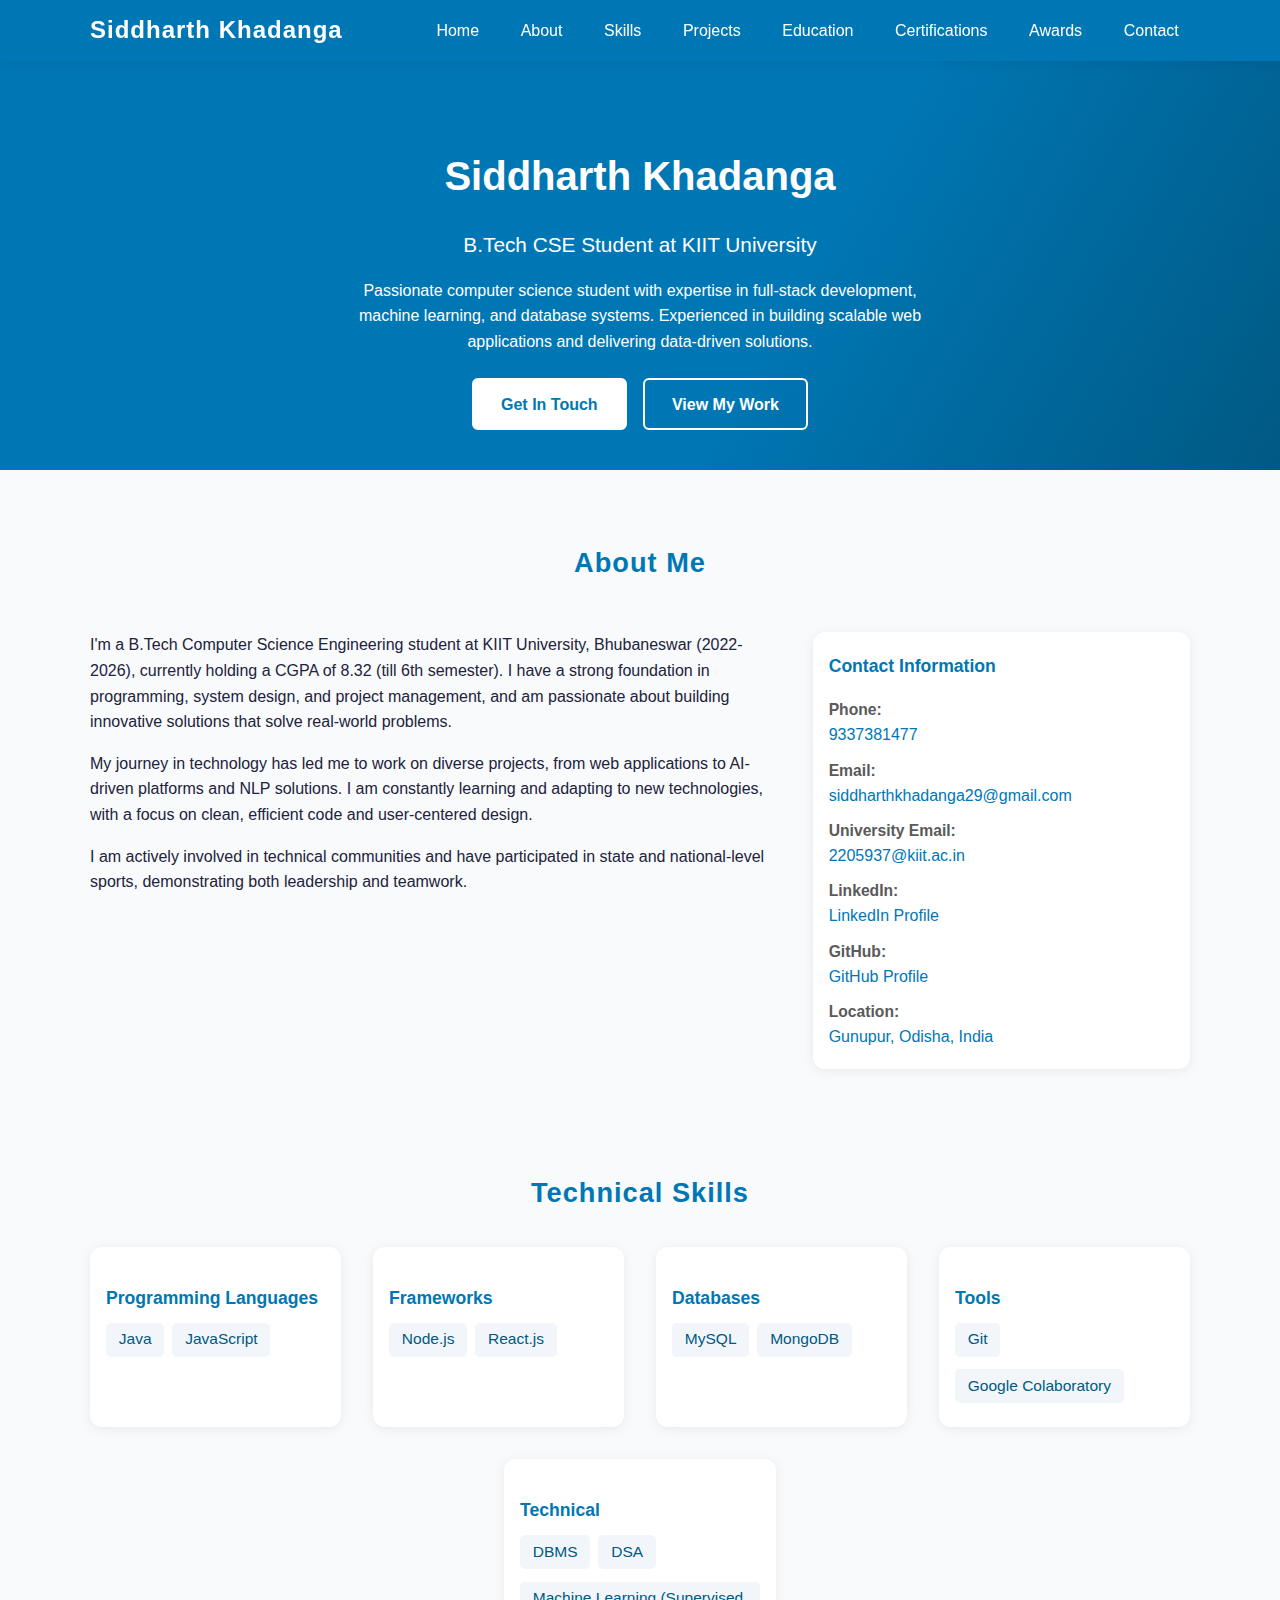
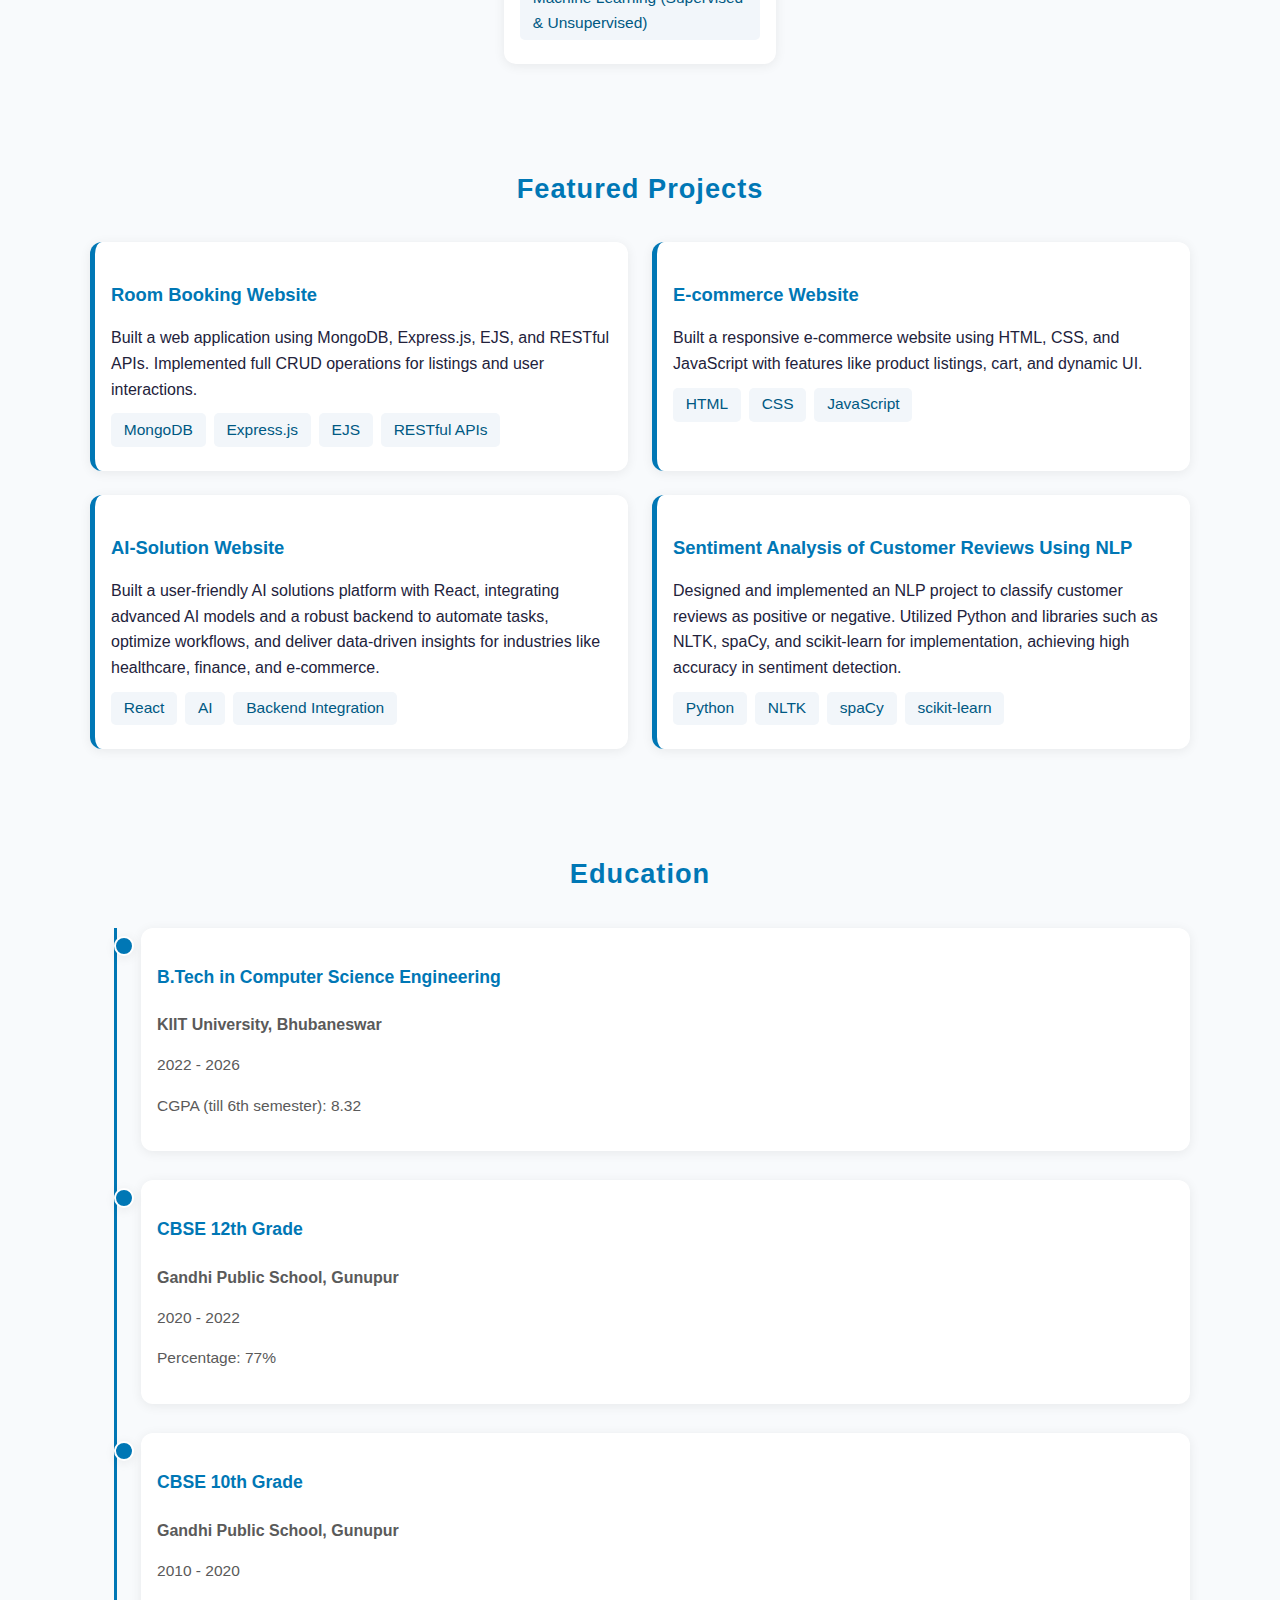
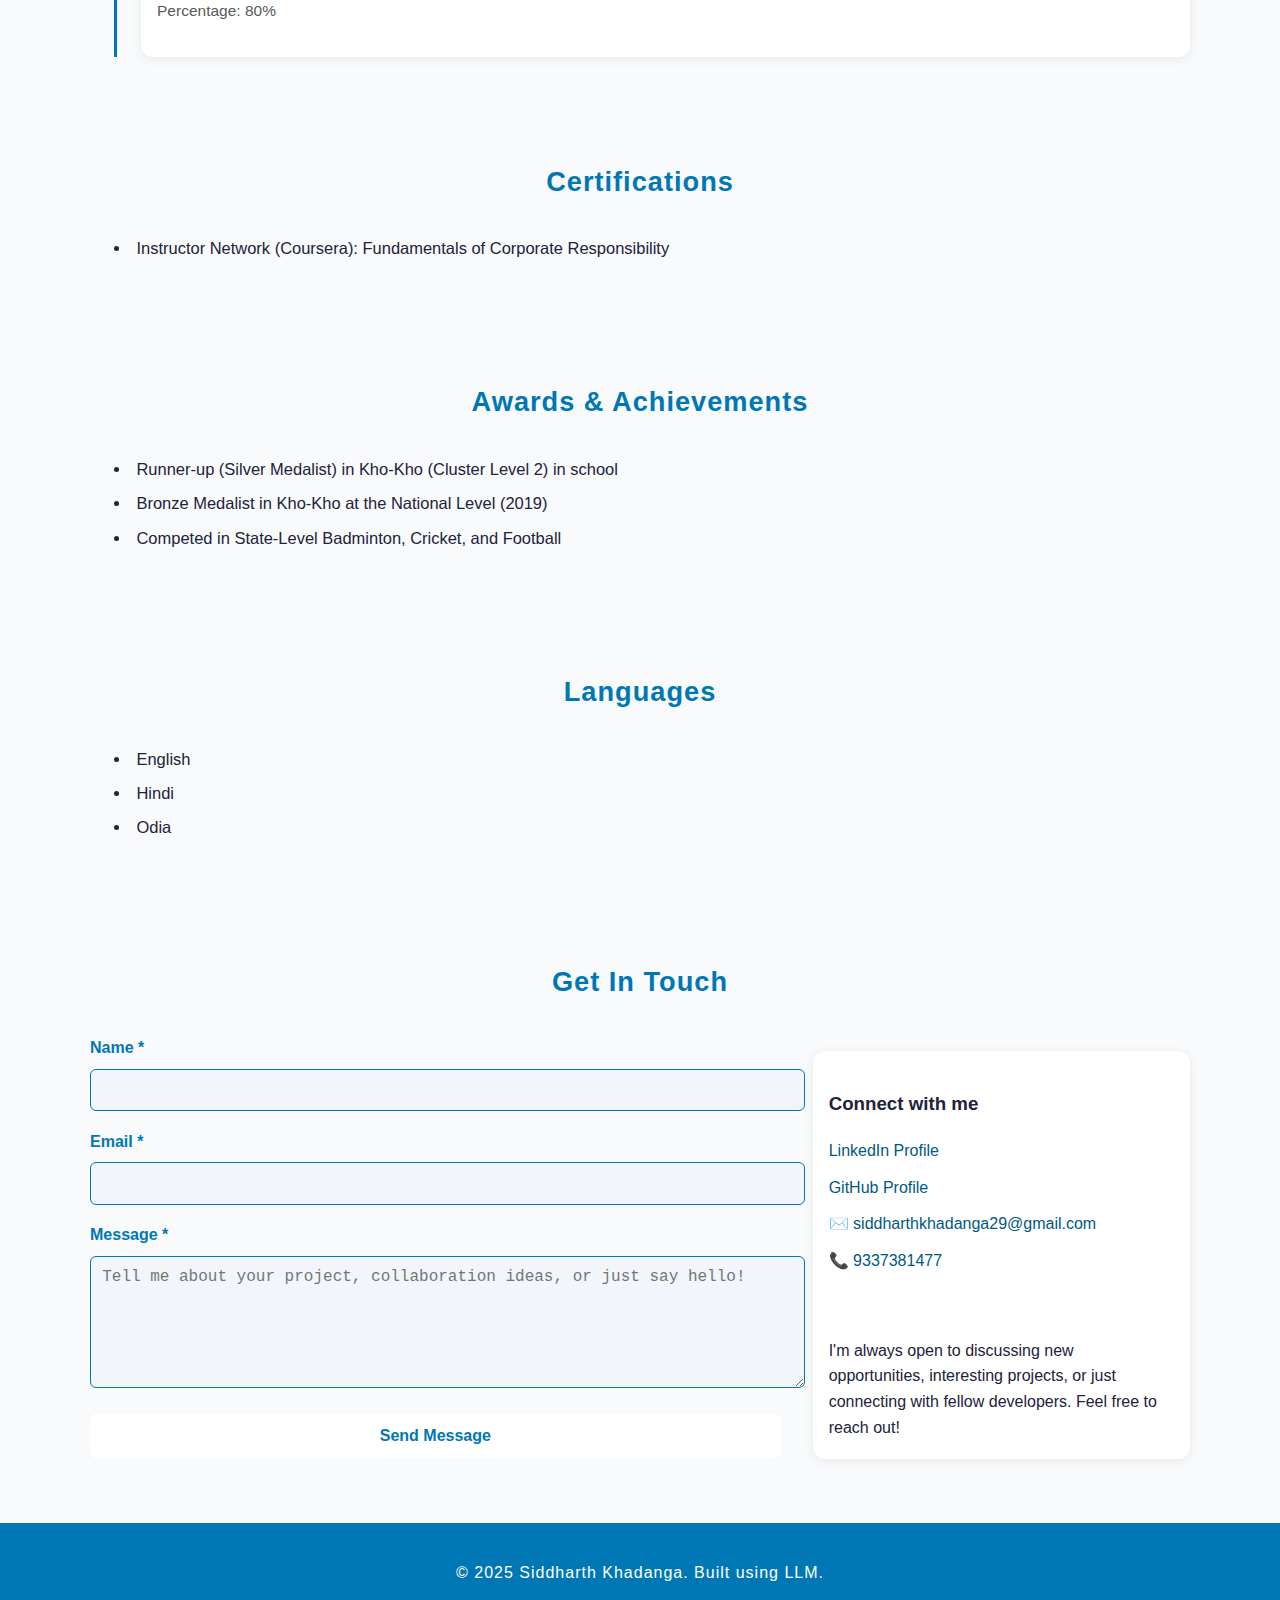
<file: Portfolio2/index.html>
<!DOCTYPE html>
<html lang="en">

<head>
    <meta charset="UTF-8" />
    <meta name="viewport" content="width=device-width, initial-scale=1.0" />
    <title>Siddharth Khadanga - Portfolio</title>
    <link rel="stylesheet" href="style.css" />
</head>

<body>
    <!-- Header -->
    <header class="header">
        <nav class="nav container">
            <div class="nav__brand">
                <h2>Siddharth Khadanga</h2>
            </div>
            <ul class="nav__menu" id="navMenu">
                <li><a href="#home" class="nav__link">Home</a></li>
                <li><a href="#about" class="nav__link">About</a></li>
                <li><a href="#skills" class="nav__link">Skills</a></li>
                <li><a href="#projects" class="nav__link">Projects</a></li>
                <li><a href="#education" class="nav__link">Education</a></li>
                <li><a href="#certifications" class="nav__link">Certifications</a></li>
                <li><a href="#awards" class="nav__link">Awards</a></li>
                <li><a href="#contact" class="nav__link">Contact</a></li>
            </ul>
            <button class="nav__toggle" id="navToggle">
          <span></span>
          <span></span>
          <span></span>
        </button>
        </nav>
    </header>

    <!-- Hero Section -->
    <section id="home" class="hero">
        <div class="hero__content container">
            <h1 class="hero__title">Siddharth Khadanga</h1>
            <p class="hero__subtitle">
                B.Tech CSE Student at KIIT University
            </p>
            <p class="hero__description">
                Passionate computer science student with expertise in full-stack development, machine learning, and database systems. Experienced in building scalable web applications and delivering data-driven solutions.
            </p>
            <div class="hero__buttons">
                <a href="#contact" class="btn btn--primary">Get In Touch</a>
                <a href="#projects" class="btn btn--outline">View My Work</a>
            </div>
        </div>
    </section>

    <!-- About Section -->
    <section id="about" class="about">
        <div class="container">
            <h2 class="section__title">About Me</h2>
            <div class="about__content">
                <div class="about__text">
                    <p>
                        I'm a B.Tech Computer Science Engineering student at KIIT University, Bhubaneswar (2022-2026), currently holding a CGPA of 8.32 (till 6th semester). I have a strong foundation in programming, system design, and project management, and am passionate about
                        building innovative solutions that solve real-world problems.
                    </p>
                    <p>
                        My journey in technology has led me to work on diverse projects, from web applications to AI-driven platforms and NLP solutions. I am constantly learning and adapting to new technologies, with a focus on clean, efficient code and user-centered design.
                    </p>
                    <p>
                        I am actively involved in technical communities and have participated in state and national-level sports, demonstrating both leadership and teamwork.
                    </p>
                </div>
                <div class="about__contact">
                    <h3>Contact Information</h3>
                    <div class="contact__info">
                        <div class="contact__item">
                            <span class="contact__label">Phone:</span>
                            <a href="tel:9337381477" class="contact__link">9337381477</a>
                        </div>
                        <div class="contact__item">
                            <span class="contact__label">Email:</span>
                            <a href="mailto:siddharthkhadanga29@gmail.com" class="contact__link">siddharthkhadanga29@gmail.com</a>
                        </div>
                        <div class="contact__item">
                            <span class="contact__label">University Email:</span>
                            <a href="mailto:2205937@kiit.ac.in" class="contact__link">2205937@kiit.ac.in</a>
                        </div>
                        <div class="contact__item">
                            <span class="contact__label">LinkedIn:</span>
                            <a href="https://www.linkedin.com/in/siddharth-khadanga-a4098b279" target="_blank" class="contact__link">LinkedIn Profile</a>
                        </div>
                        <div class="contact__item">
                            <span class="contact__label">GitHub:</span>
                            <a href="https://github.com/SiddharthKhadanga-wq" target="_blank" class="contact__link">GitHub Profile</a>
                        </div>
                        <div class="contact__item">
                            <span class="contact__label">Location:</span>
                            <span class="contact__link">Gunupur, Odisha, India</span>
                        </div>
                    </div>
                </div>
            </div>
        </div>
    </section>

    <!-- Skills Section -->
    <section id="skills" class="skills">
        <div class="container">
            <h2 class="section__title">Technical Skills</h2>
            <div class="skills__grid">
                <div class="skill__category">
                    <h3 class="skill__title">Programming Languages</h3>
                    <div class="skill__tags">
                        <span class="skill__tag">Java</span>
                        <span class="skill__tag">JavaScript</span>
                    </div>
                </div>
                <div class="skill__category">
                    <h3 class="skill__title">Frameworks</h3>
                    <div class="skill__tags">
                        <span class="skill__tag">Node.js</span>
                        <span class="skill__tag">React.js</span>
                    </div>
                </div>
                <div class="skill__category">
                    <h3 class="skill__title">Databases</h3>
                    <div class="skill__tags">
                        <span class="skill__tag">MySQL</span>
                        <span class="skill__tag">MongoDB</span>
                    </div>
                </div>
                <div class="skill__category">
                    <h3 class="skill__title">Tools</h3>
                    <div class="skill__tags">
                        <span class="skill__tag">Git</span>
                        <span class="skill__tag">Google Colaboratory</span>
                    </div>
                </div>
                <div class="skill__category">
                    <h3 class="skill__title">Technical</h3>
                    <div class="skill__tags">
                        <span class="skill__tag">DBMS</span>
                        <span class="skill__tag">DSA</span>
                        <span class="skill__tag">Machine Learning (Supervised & Unsupervised)</span>
                    </div>
                </div>
            </div>
        </div>
    </section>

    <!-- Projects Section -->
    <section id="projects" class="projects">
        <div class="container">
            <h2 class="section__title">Featured Projects</h2>
            <div class="projects__grid">
                <div class="project__card card">
                    <div class="card__body">
                        <h3 class="project__title">Room Booking Website</h3>
                        <p class="project__description">
                            Built a web application using MongoDB, Express.js, EJS, and RESTful APIs. Implemented full CRUD operations for listings and user interactions.
                        </p>
                        <div class="project__tech">
                            <span class="skill__tag">MongoDB</span>
                            <span class="skill__tag">Express.js</span>
                            <span class="skill__tag">EJS</span>
                            <span class="skill__tag">RESTful APIs</span>
                        </div>
                    </div>
                </div>
                <div class="project__card card">
                    <div class="card__body">
                        <h3 class="project__title">E-commerce Website</h3>
                        <p class="project__description">
                            Built a responsive e-commerce website using HTML, CSS, and JavaScript with features like product listings, cart, and dynamic UI.
                        </p>
                        <div class="project__tech">
                            <span class="skill__tag">HTML</span>
                            <span class="skill__tag">CSS</span>
                            <span class="skill__tag">JavaScript</span>
                        </div>
                    </div>
                </div>
                <div class="project__card card">
                    <div class="card__body">
                        <h3 class="project__title">AI-Solution Website</h3>
                        <p class="project__description">
                            Built a user-friendly AI solutions platform with React, integrating advanced AI models and a robust backend to automate tasks, optimize workflows, and deliver data-driven insights for industries like healthcare, finance, and e-commerce.
                        </p>
                        <div class="project__tech">
                            <span class="skill__tag">React</span>
                            <span class="skill__tag">AI</span>
                            <span class="skill__tag">Backend Integration</span>
                        </div>
                    </div>
                </div>
                <div class="project__card card">
                    <div class="card__body">
                        <h3 class="project__title">Sentiment Analysis of Customer Reviews Using NLP</h3>
                        <p class="project__description">
                            Designed and implemented an NLP project to classify customer reviews as positive or negative. Utilized Python and libraries such as NLTK, spaCy, and scikit-learn for implementation, achieving high accuracy in sentiment detection.
                        </p>
                        <div class="project__tech">
                            <span class="skill__tag">Python</span>
                            <span class="skill__tag">NLTK</span>
                            <span class="skill__tag">spaCy</span>
                            <span class="skill__tag">scikit-learn</span>
                        </div>
                    </div>
                </div>
            </div>
        </div>
    </section>

    <!-- Education Section -->
    <section id="education" class="education">
        <div class="container">
            <h2 class="section__title">Education</h2>
            <div class="education__timeline">
                <div class="timeline__item">
                    <div class="timeline__content">
                        <h3 class="timeline__title">B.Tech in Computer Science Engineering</h3>
                        <h4 class="timeline__subtitle">KIIT University, Bhubaneswar</h4>
                        <p class="timeline__period">2022 - 2026</p>
                        <p class="timeline__grade">CGPA (till 6th semester): 8.32</p>
                    </div>
                </div>
                <div class="timeline__item">
                    <div class="timeline__content">
                        <h3 class="timeline__title">CBSE 12th Grade</h3>
                        <h4 class="timeline__subtitle">Gandhi Public School, Gunupur</h4>
                        <p class="timeline__period">2020 - 2022</p>
                        <p class="timeline__grade">Percentage: 77%</p>
                    </div>
                </div>
                <div class="timeline__item">
                    <div class="timeline__content">
                        <h3 class="timeline__title">CBSE 10th Grade</h3>
                        <h4 class="timeline__subtitle">Gandhi Public School, Gunupur</h4>
                        <p class="timeline__period">2010 - 2020</p>
                        <p class="timeline__grade">Percentage: 80%</p>
                    </div>
                </div>
            </div>
        </div>
    </section>

    <!-- Certifications Section -->
    <section id="certifications" class="certifications">
        <div class="container">
            <h2 class="section__title">Certifications</h2>
            <ul>
                <li>Instructor Network (Coursera): Fundamentals of Corporate Responsibility</li>
            </ul>
        </div>
    </section>

    <!-- Awards Section -->
    <section id="awards" class="awards">
        <div class="container">
            <h2 class="section__title">Awards & Achievements</h2>
            <ul>
                <li>Runner-up (Silver Medalist) in Kho-Kho (Cluster Level 2) in school</li>
                <li>Bronze Medalist in Kho-Kho at the National Level (2019)</li>
                <li>Competed in State-Level Badminton, Cricket, and Football</li>
            </ul>
        </div>
    </section>

    <!-- Languages Section -->
    <section id="languages" class="languages">
        <div class="container">
            <h2 class="section__title">Languages</h2>
            <ul>
                <li>English</li>
                <li>Hindi</li>
                <li>Odia</li>
            </ul>
        </div>
    </section>

    <!-- Contact Section -->
    <section id="contact" class="contact">
        <div class="container">
            <h2 class="section__title">Get In Touch</h2>
            <div class="contact__content">
                <div class="contact__form">
                    <form id="contactForm" class="form">
                        <div class="form-group">
                            <label for="name" class="form-label">Name *</label>
                            <input type="text" id="name" name="name" class="form-control" required />
                        </div>
                        <div class="form-group">
                            <label for="email" class="form-label">Email *</label>
                            <input type="email" id="email" name="email" class="form-control" required />
                        </div>
                        <div class="form-group">
                            <label for="message" class="form-label">Message *</label>
                            <textarea id="message" name="message" class="form-control" rows="6" required placeholder="Tell me about your project, collaboration ideas, or just say hello!"></textarea>
                        </div>
                        <button type="submit" class="btn btn--primary btn--full-width">
                Send Message
              </button>
                    </form>
                </div>
                <div class="contact__social">
                    <h3>Connect with me</h3>
                    <div class="social__links">
                        <a href="https://www.linkedin.com/in/siddharth-khadanga-a4098b279" target="_blank" class="social__link">LinkedIn Profile</a>
                        <a href="https://github.com/SiddharthKhadanga-wq" target="_blank" class="social__link">GitHub Profile</a>
                        <a href="mailto:siddharthkhadanga29@gmail.com" class="social__link">✉️ siddharthkhadanga29@gmail.com</a>
                        <a href="tel:9337381477" class="social__link">📞 9337381477</a>
                    </div>
                    <div style="margin-top: 2rem; padding-top: 2rem; border-top: 1px solid var(--color-border);">
                        <p style="font-size: var(--font-size-sm); color: var(--color-text-secondary); margin: 0;">
                            I'm always open to discussing new opportunities, interesting projects, or just connecting with fellow developers. Feel free to reach out!
                        </p>
                    </div>
                </div>
            </div>
        </div>
    </section>

    <!-- Footer -->
    <footer class="footer">
        <div class="container">
            <p>
                &copy; 2025 Siddharth Khadanga. Built using LLM.
            </p>
        </div>
    </footer>

    <script src="app.js"></script>
</body>

</html>
</file>
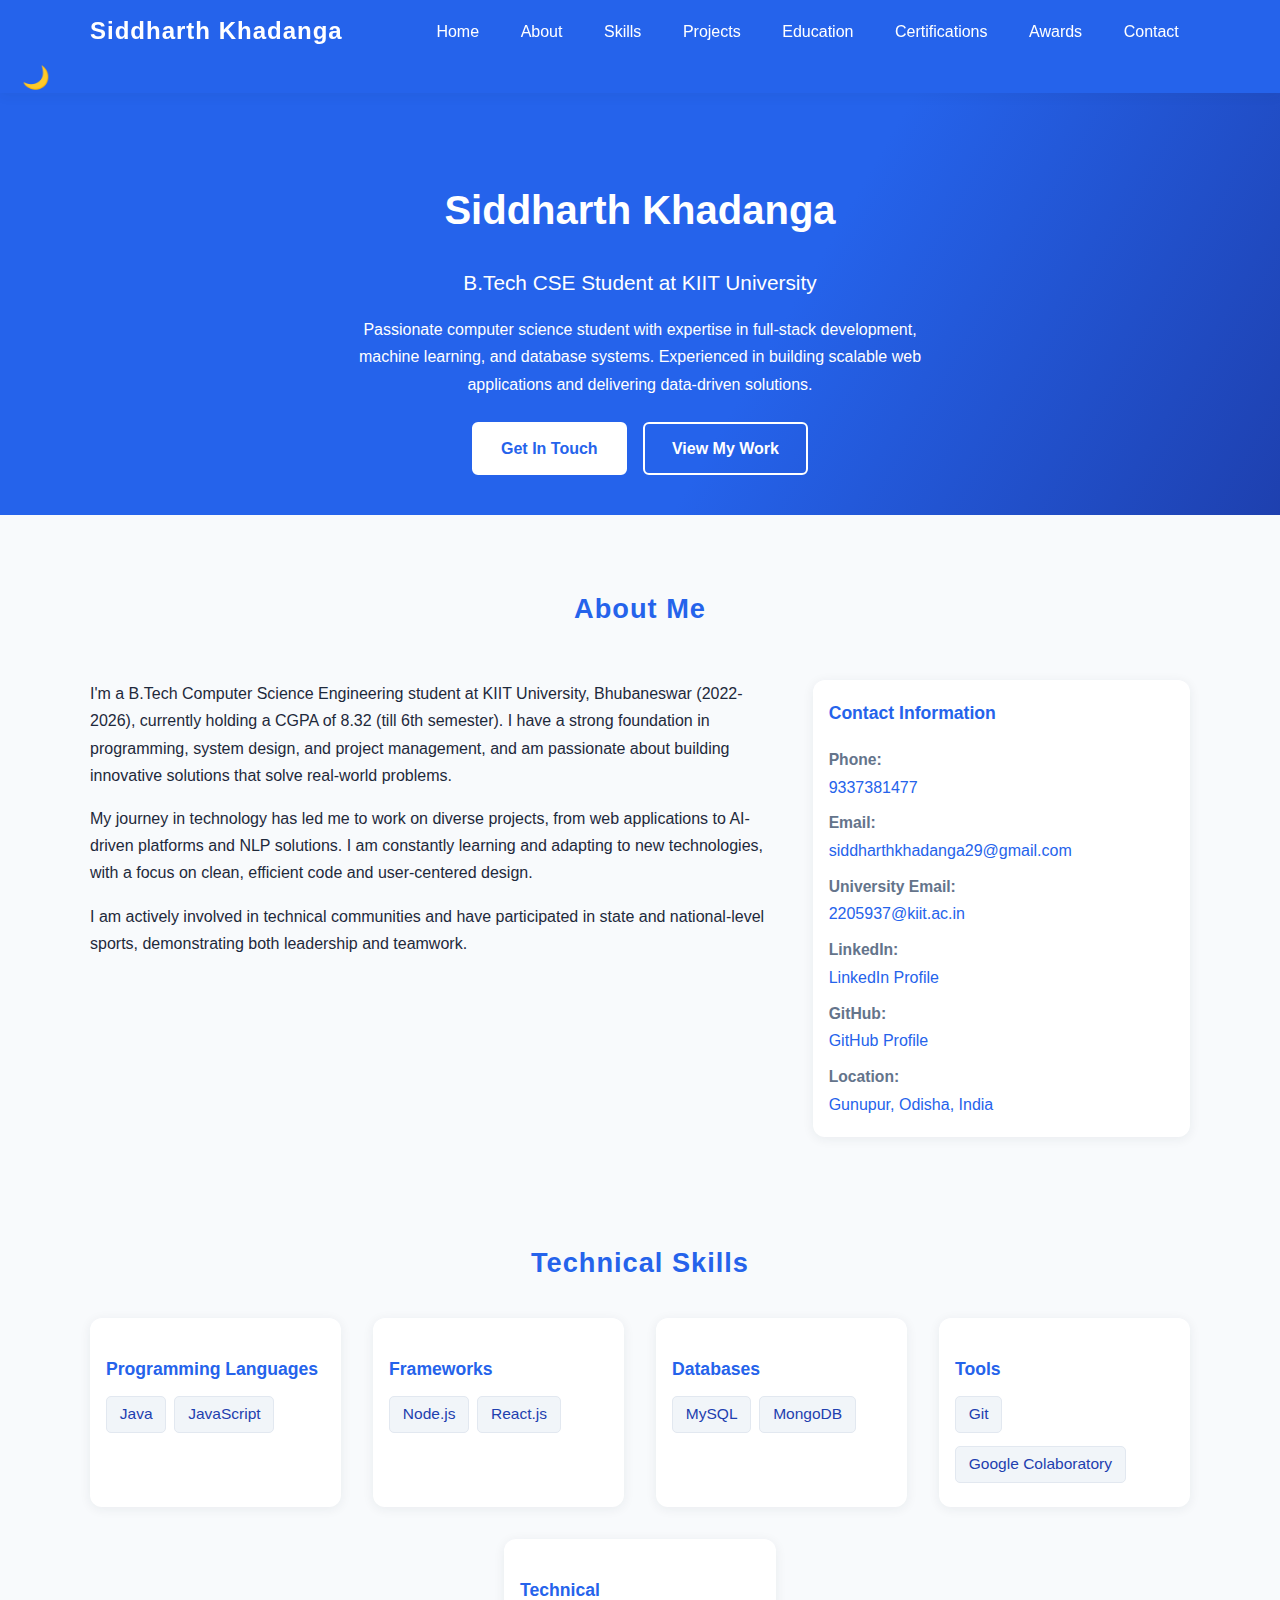
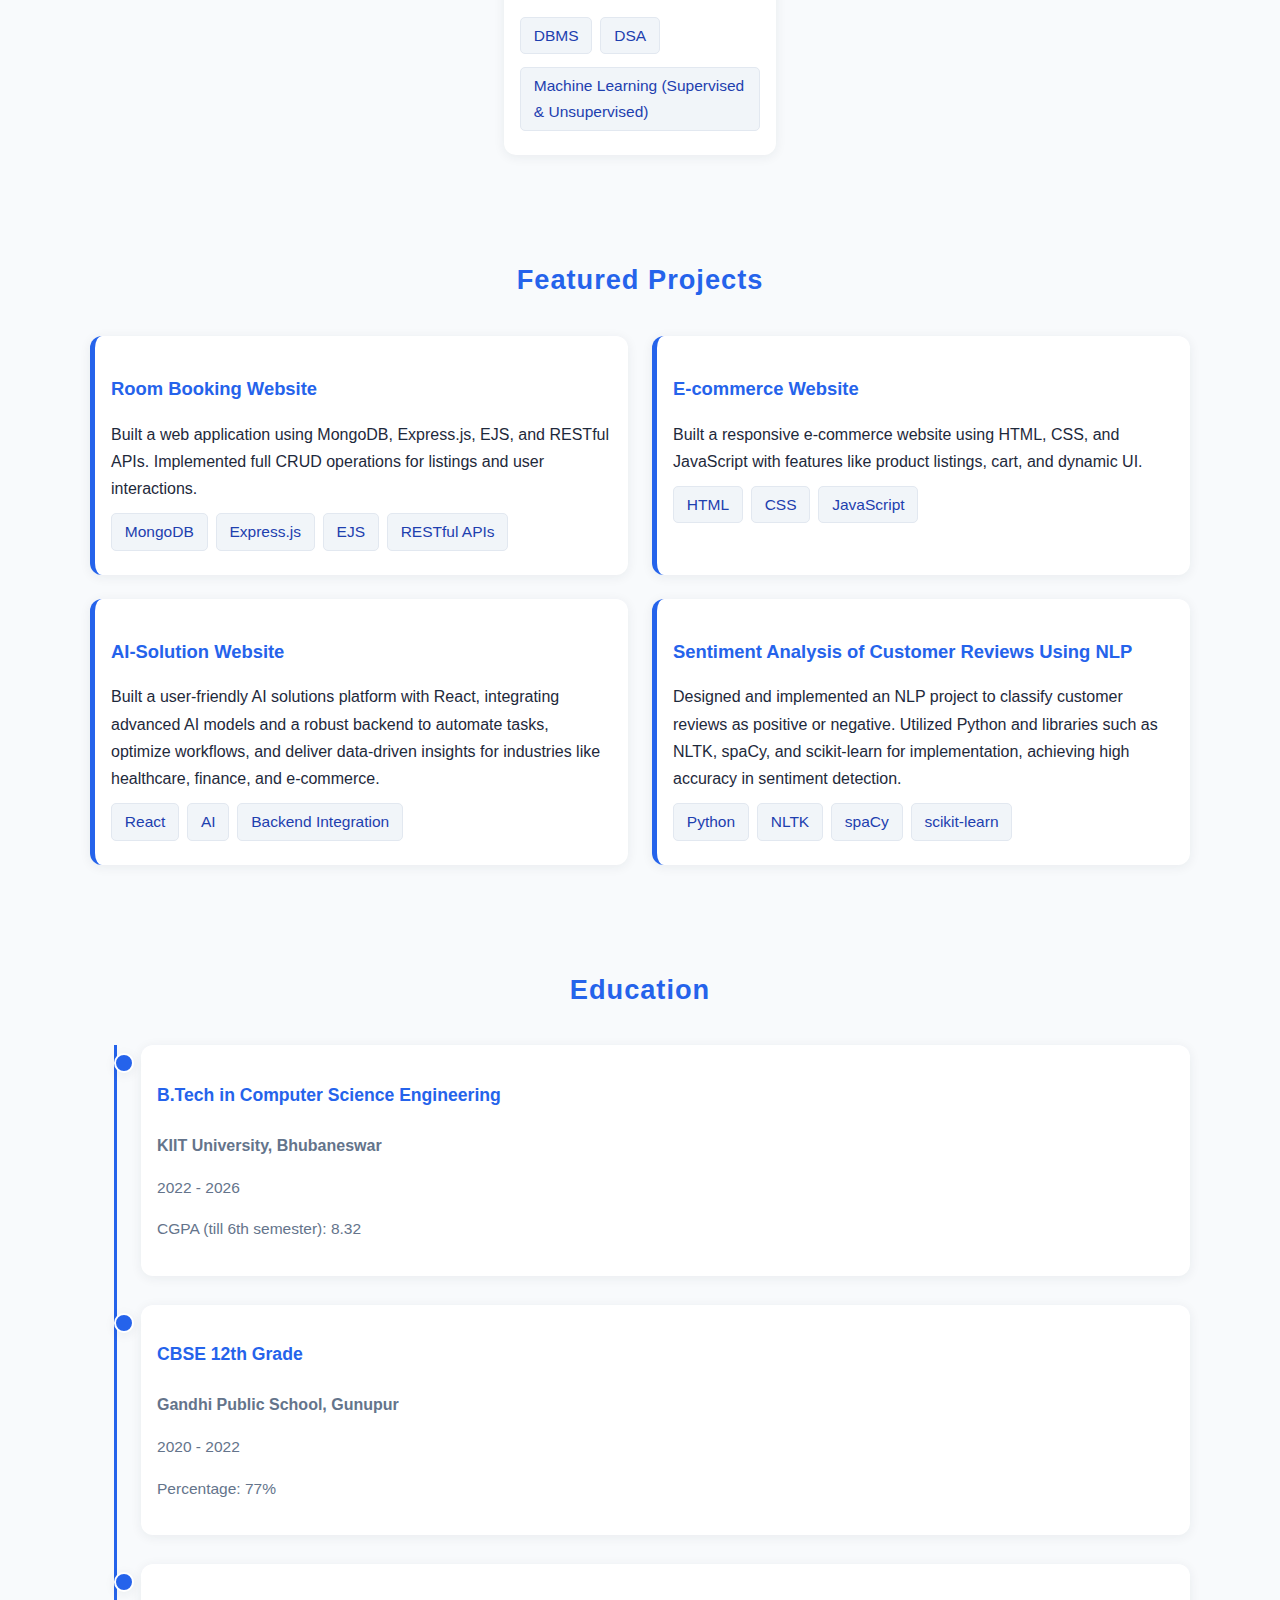
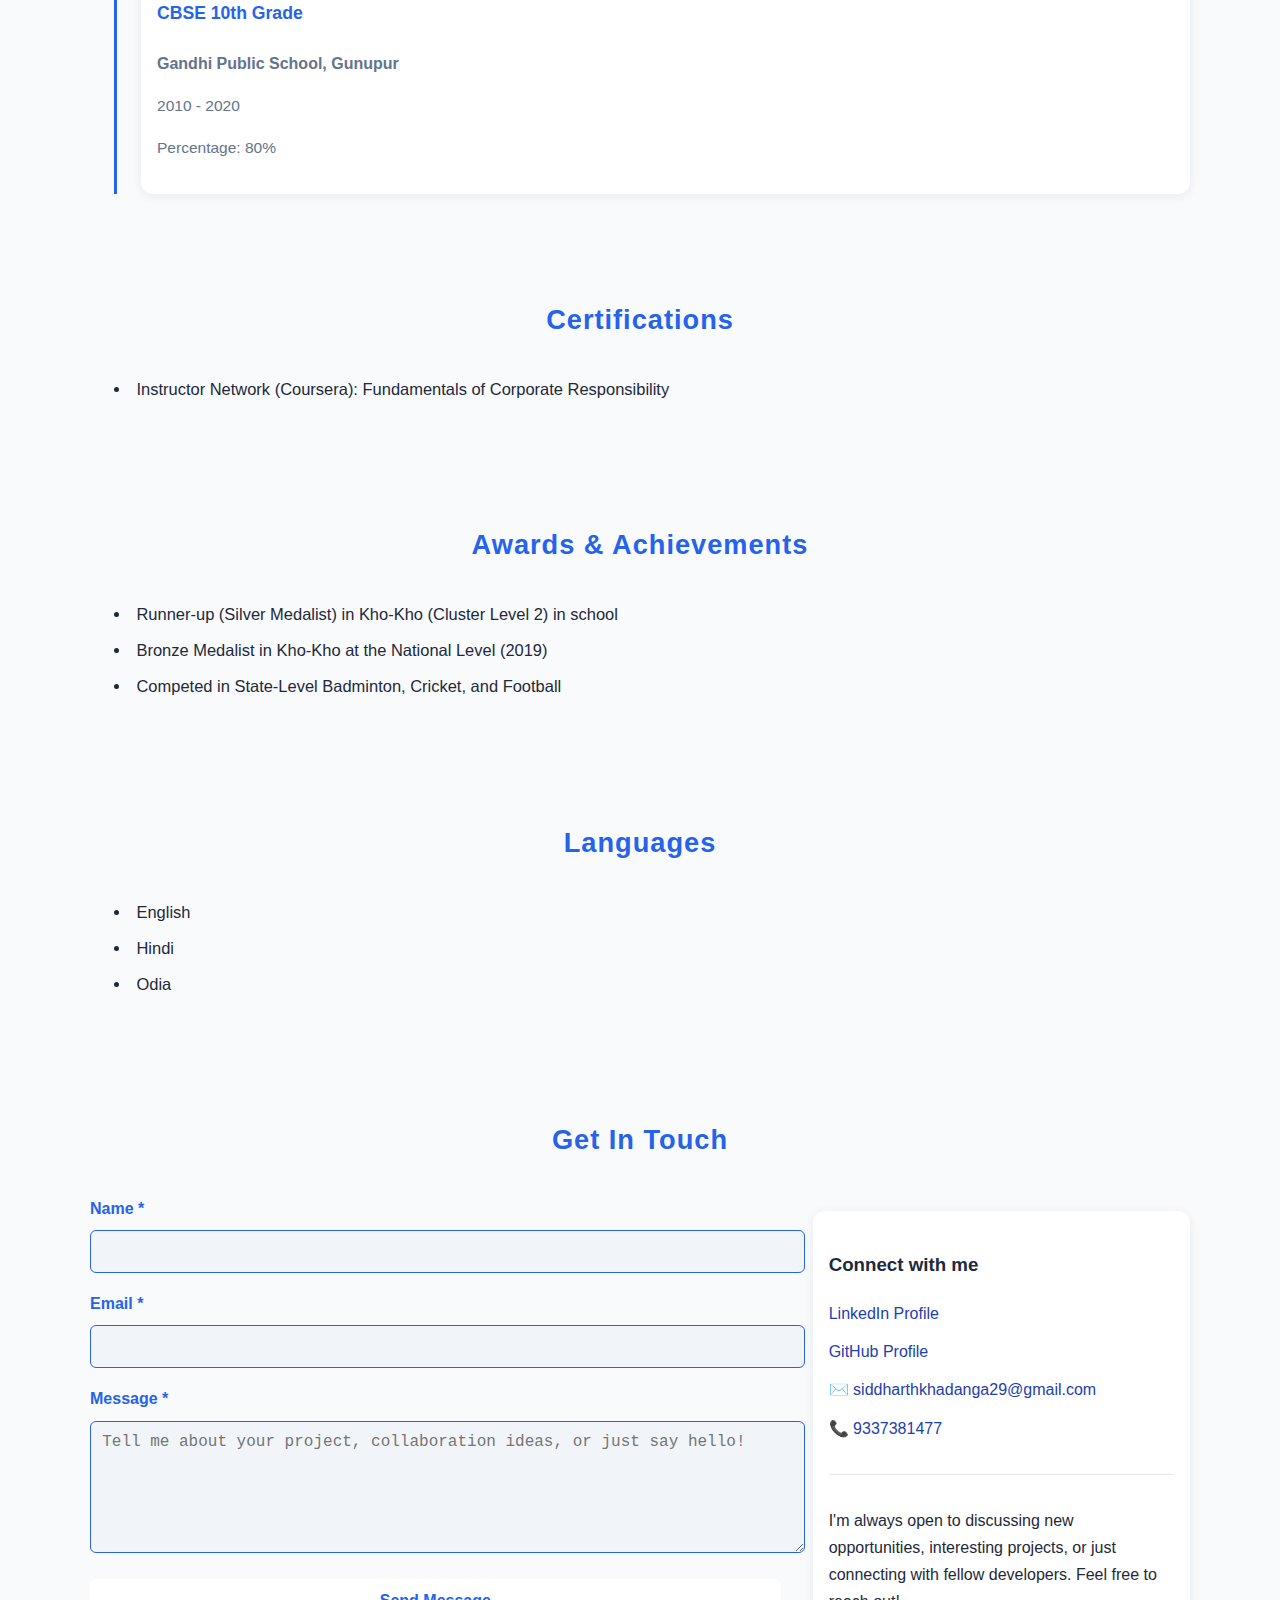
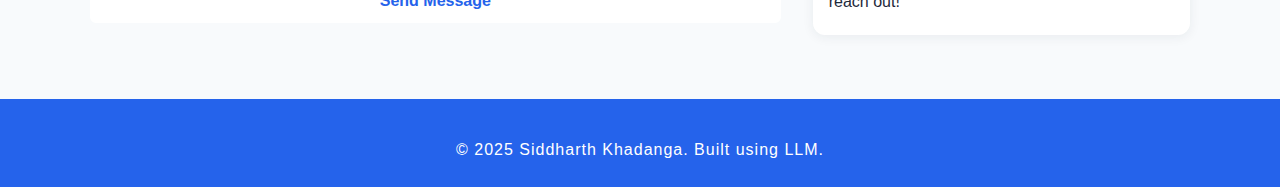
<file: Portfolio3/index.html>
<!DOCTYPE html>
<html lang="en">

<head>
    <meta charset="UTF-8" />
    <meta name="viewport" content="width=device-width, initial-scale=1.0" />
    <title>Siddharth Khadanga - Portfolio</title>
    <link rel="stylesheet" href="style.css" />
</head>

<body>
    <!-- Header -->
    <header class="header">
        <nav class="nav container">
            <div class="nav__brand">
                <h2>Siddharth Khadanga</h2>
            </div>
            <ul class="nav__menu" id="navMenu">
                <li><a href="#home" class="nav__link">Home</a></li>
                <li><a href="#about" class="nav__link">About</a></li>
                <li><a href="#skills" class="nav__link">Skills</a></li>
                <li><a href="#projects" class="nav__link">Projects</a></li>
                <li><a href="#education" class="nav__link">Education</a></li>
                <li><a href="#certifications" class="nav__link">Certifications</a></li>
                <li><a href="#awards" class="nav__link">Awards</a></li>
                <li><a href="#contact" class="nav__link">Contact</a></li>
            </ul>
            <button class="nav__toggle" id="navToggle">
          <span></span>
          <span></span>
          <span></span>
        </button>
        </nav>
        <button id="theme-toggle" aria-label="Toggle dark mode">🌙</button>

    </header>

    <!-- Hero Section -->
    <section id="home" class="hero">
        <div class="hero__content container">
            <h1 class="hero__title">Siddharth Khadanga</h1>
            <p class="hero__subtitle">
                B.Tech CSE Student at KIIT University
            </p>
            <p class="hero__description">
                Passionate computer science student with expertise in full-stack development, machine learning, and database systems. Experienced in building scalable web applications and delivering data-driven solutions.
            </p>
            <div class="hero__buttons">
                <a href="#contact" class="btn btn--primary">Get In Touch</a>
                <a href="#projects" class="btn btn--outline">View My Work</a>
            </div>
        </div>
    </section>

    <!-- About Section -->
    <section id="about" class="about">
        <div class="container">
            <h2 class="section__title">About Me</h2>
            <div class="about__content">
                <div class="about__text">
                    <p>
                        I'm a B.Tech Computer Science Engineering student at KIIT University, Bhubaneswar (2022-2026), currently holding a CGPA of 8.32 (till 6th semester). I have a strong foundation in programming, system design, and project management, and am passionate about
                        building innovative solutions that solve real-world problems.
                    </p>
                    <p>
                        My journey in technology has led me to work on diverse projects, from web applications to AI-driven platforms and NLP solutions. I am constantly learning and adapting to new technologies, with a focus on clean, efficient code and user-centered design.
                    </p>
                    <p>
                        I am actively involved in technical communities and have participated in state and national-level sports, demonstrating both leadership and teamwork.
                    </p>
                </div>
                <div class="about__contact">
                    <h3>Contact Information</h3>
                    <div class="contact__info">
                        <div class="contact__item">
                            <span class="contact__label">Phone:</span>
                            <a href="tel:9337381477" class="contact__link">9337381477</a>
                        </div>
                        <div class="contact__item">
                            <span class="contact__label">Email:</span>
                            <a href="mailto:siddharthkhadanga29@gmail.com" class="contact__link">siddharthkhadanga29@gmail.com</a>
                        </div>
                        <div class="contact__item">
                            <span class="contact__label">University Email:</span>
                            <a href="mailto:2205937@kiit.ac.in" class="contact__link">2205937@kiit.ac.in</a>
                        </div>
                        <div class="contact__item">
                            <span class="contact__label">LinkedIn:</span>
                            <a href="https://www.linkedin.com/in/siddharth-khadanga-a4098b279" target="_blank" class="contact__link">LinkedIn Profile</a>
                        </div>
                        <div class="contact__item">
                            <span class="contact__label">GitHub:</span>
                            <a href="https://github.com/SiddharthKhadanga-wq" target="_blank" class="contact__link">GitHub Profile</a>
                        </div>
                        <div class="contact__item">
                            <span class="contact__label">Location:</span>
                            <span class="contact__link">Gunupur, Odisha, India</span>
                        </div>
                    </div>
                </div>
            </div>
        </div>
    </section>

    <!-- Skills Section -->
    <section id="skills" class="skills">
        <div class="container">
            <h2 class="section__title">Technical Skills</h2>
            <div class="skills__grid">
                <div class="skill__category">
                    <h3 class="skill__title">Programming Languages</h3>
                    <div class="skill__tags">
                        <span class="skill__tag">Java</span>
                        <span class="skill__tag">JavaScript</span>
                    </div>
                </div>
                <div class="skill__category">
                    <h3 class="skill__title">Frameworks</h3>
                    <div class="skill__tags">
                        <span class="skill__tag">Node.js</span>
                        <span class="skill__tag">React.js</span>
                    </div>
                </div>
                <div class="skill__category">
                    <h3 class="skill__title">Databases</h3>
                    <div class="skill__tags">
                        <span class="skill__tag">MySQL</span>
                        <span class="skill__tag">MongoDB</span>
                    </div>
                </div>
                <div class="skill__category">
                    <h3 class="skill__title">Tools</h3>
                    <div class="skill__tags">
                        <span class="skill__tag">Git</span>
                        <span class="skill__tag">Google Colaboratory</span>
                    </div>
                </div>
                <div class="skill__category">
                    <h3 class="skill__title">Technical</h3>
                    <div class="skill__tags">
                        <span class="skill__tag">DBMS</span>
                        <span class="skill__tag">DSA</span>
                        <span class="skill__tag">Machine Learning (Supervised & Unsupervised)</span>
                    </div>
                </div>
            </div>
        </div>
    </section>

    <!-- Projects Section -->
    <section id="projects" class="projects">
        <div class="container">
            <h2 class="section__title">Featured Projects</h2>
            <div class="projects__grid">
                <div class="project__card card">
                    <div class="card__body">
                        <h3 class="project__title">Room Booking Website</h3>
                        <p class="project__description">
                            Built a web application using MongoDB, Express.js, EJS, and RESTful APIs. Implemented full CRUD operations for listings and user interactions.
                        </p>
                        <div class="project__tech">
                            <span class="skill__tag">MongoDB</span>
                            <span class="skill__tag">Express.js</span>
                            <span class="skill__tag">EJS</span>
                            <span class="skill__tag">RESTful APIs</span>
                        </div>
                    </div>
                </div>
                <div class="project__card card">
                    <div class="card__body">
                        <h3 class="project__title">E-commerce Website</h3>
                        <p class="project__description">
                            Built a responsive e-commerce website using HTML, CSS, and JavaScript with features like product listings, cart, and dynamic UI.
                        </p>
                        <div class="project__tech">
                            <span class="skill__tag">HTML</span>
                            <span class="skill__tag">CSS</span>
                            <span class="skill__tag">JavaScript</span>
                        </div>
                    </div>
                </div>
                <div class="project__card card">
                    <div class="card__body">
                        <h3 class="project__title">AI-Solution Website</h3>
                        <p class="project__description">
                            Built a user-friendly AI solutions platform with React, integrating advanced AI models and a robust backend to automate tasks, optimize workflows, and deliver data-driven insights for industries like healthcare, finance, and e-commerce.
                        </p>
                        <div class="project__tech">
                            <span class="skill__tag">React</span>
                            <span class="skill__tag">AI</span>
                            <span class="skill__tag">Backend Integration</span>
                        </div>
                    </div>
                </div>
                <div class="project__card card">
                    <div class="card__body">
                        <h3 class="project__title">Sentiment Analysis of Customer Reviews Using NLP</h3>
                        <p class="project__description">
                            Designed and implemented an NLP project to classify customer reviews as positive or negative. Utilized Python and libraries such as NLTK, spaCy, and scikit-learn for implementation, achieving high accuracy in sentiment detection.
                        </p>
                        <div class="project__tech">
                            <span class="skill__tag">Python</span>
                            <span class="skill__tag">NLTK</span>
                            <span class="skill__tag">spaCy</span>
                            <span class="skill__tag">scikit-learn</span>
                        </div>
                    </div>
                </div>
            </div>
        </div>
    </section>

    <!-- Education Section -->
    <section id="education" class="education">
        <div class="container">
            <h2 class="section__title">Education</h2>
            <div class="education__timeline">
                <div class="timeline__item">
                    <div class="timeline__content">
                        <h3 class="timeline__title">B.Tech in Computer Science Engineering</h3>
                        <h4 class="timeline__subtitle">KIIT University, Bhubaneswar</h4>
                        <p class="timeline__period">2022 - 2026</p>
                        <p class="timeline__grade">CGPA (till 6th semester): 8.32</p>
                    </div>
                </div>
                <div class="timeline__item">
                    <div class="timeline__content">
                        <h3 class="timeline__title">CBSE 12th Grade</h3>
                        <h4 class="timeline__subtitle">Gandhi Public School, Gunupur</h4>
                        <p class="timeline__period">2020 - 2022</p>
                        <p class="timeline__grade">Percentage: 77%</p>
                    </div>
                </div>
                <div class="timeline__item">
                    <div class="timeline__content">
                        <h3 class="timeline__title">CBSE 10th Grade</h3>
                        <h4 class="timeline__subtitle">Gandhi Public School, Gunupur</h4>
                        <p class="timeline__period">2010 - 2020</p>
                        <p class="timeline__grade">Percentage: 80%</p>
                    </div>
                </div>
            </div>
        </div>
    </section>

    <!-- Certifications Section -->
    <section id="certifications" class="certifications">
        <div class="container">
            <h2 class="section__title">Certifications</h2>
            <ul>
                <li>Instructor Network (Coursera): Fundamentals of Corporate Responsibility</li>
            </ul>
        </div>
    </section>

    <!-- Awards Section -->
    <section id="awards" class="awards">
        <div class="container">
            <h2 class="section__title">Awards & Achievements</h2>
            <ul>
                <li>Runner-up (Silver Medalist) in Kho-Kho (Cluster Level 2) in school</li>
                <li>Bronze Medalist in Kho-Kho at the National Level (2019)</li>
                <li>Competed in State-Level Badminton, Cricket, and Football</li>
            </ul>
        </div>
    </section>

    <!-- Languages Section -->
    <section id="languages" class="languages">
        <div class="container">
            <h2 class="section__title">Languages</h2>
            <ul>
                <li>English</li>
                <li>Hindi</li>
                <li>Odia</li>
            </ul>
        </div>
    </section>

    <!-- Contact Section -->
    <section id="contact" class="contact">
        <div class="container">
            <h2 class="section__title">Get In Touch</h2>
            <div class="contact__content">
                <div class="contact__form">
                    <form id="contactForm" class="form">
                        <div class="form-group">
                            <label for="name" class="form-label">Name *</label>
                            <input type="text" id="name" name="name" class="form-control" required />
                        </div>
                        <div class="form-group">
                            <label for="email" class="form-label">Email *</label>
                            <input type="email" id="email" name="email" class="form-control" required />
                        </div>
                        <div class="form-group">
                            <label for="message" class="form-label">Message *</label>
                            <textarea id="message" name="message" class="form-control" rows="6" required placeholder="Tell me about your project, collaboration ideas, or just say hello!"></textarea>
                        </div>
                        <button type="submit" class="btn btn--primary btn--full-width">
                Send Message
              </button>
                    </form>
                </div>
                <div class="contact__social">
                    <h3>Connect with me</h3>
                    <div class="social__links">
                        <a href="https://www.linkedin.com/in/siddharth-khadanga-a4098b279" target="_blank" class="social__link">LinkedIn Profile</a>
                        <a href="https://github.com/SiddharthKhadanga-wq" target="_blank" class="social__link">GitHub Profile</a>
                        <a href="mailto:siddharthkhadanga29@gmail.com" class="social__link">✉️ siddharthkhadanga29@gmail.com</a>
                        <a href="tel:9337381477" class="social__link">📞 9337381477</a>
                    </div>
                    <div style="margin-top: 2rem; padding-top: 2rem; border-top: 1px solid var(--color-border);">
                        <p style="font-size: var(--font-size-sm); color: var(--color-text-secondary); margin: 0;">
                            I'm always open to discussing new opportunities, interesting projects, or just connecting with fellow developers. Feel free to reach out!
                        </p>
                    </div>
                </div>
            </div>
        </div>
    </section>

    <!-- Footer -->
    <footer class="footer">
        <div class="container">
            <p>
                &copy; 2025 Siddharth Khadanga. Built using LLM.
            </p>
        </div>
    </footer>

    <script src="app.js"></script>
</body>

</html>
</file>
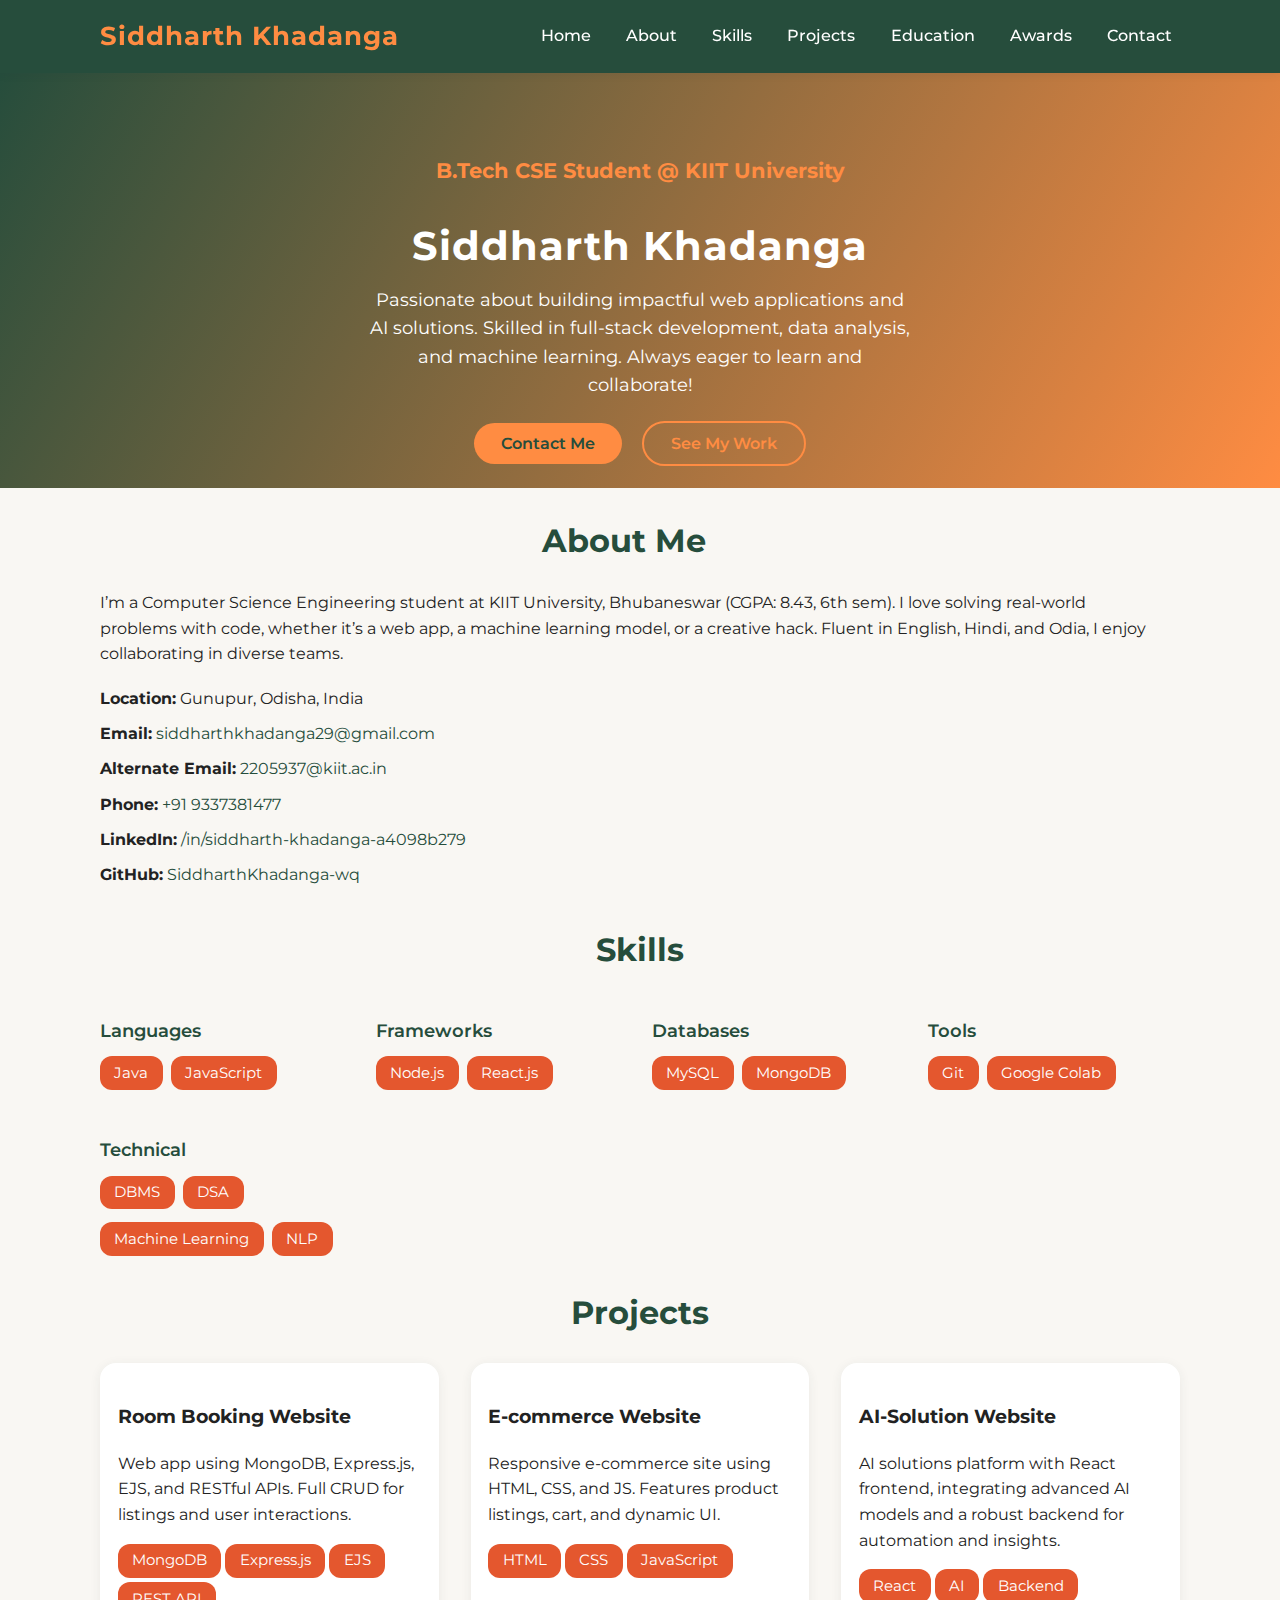
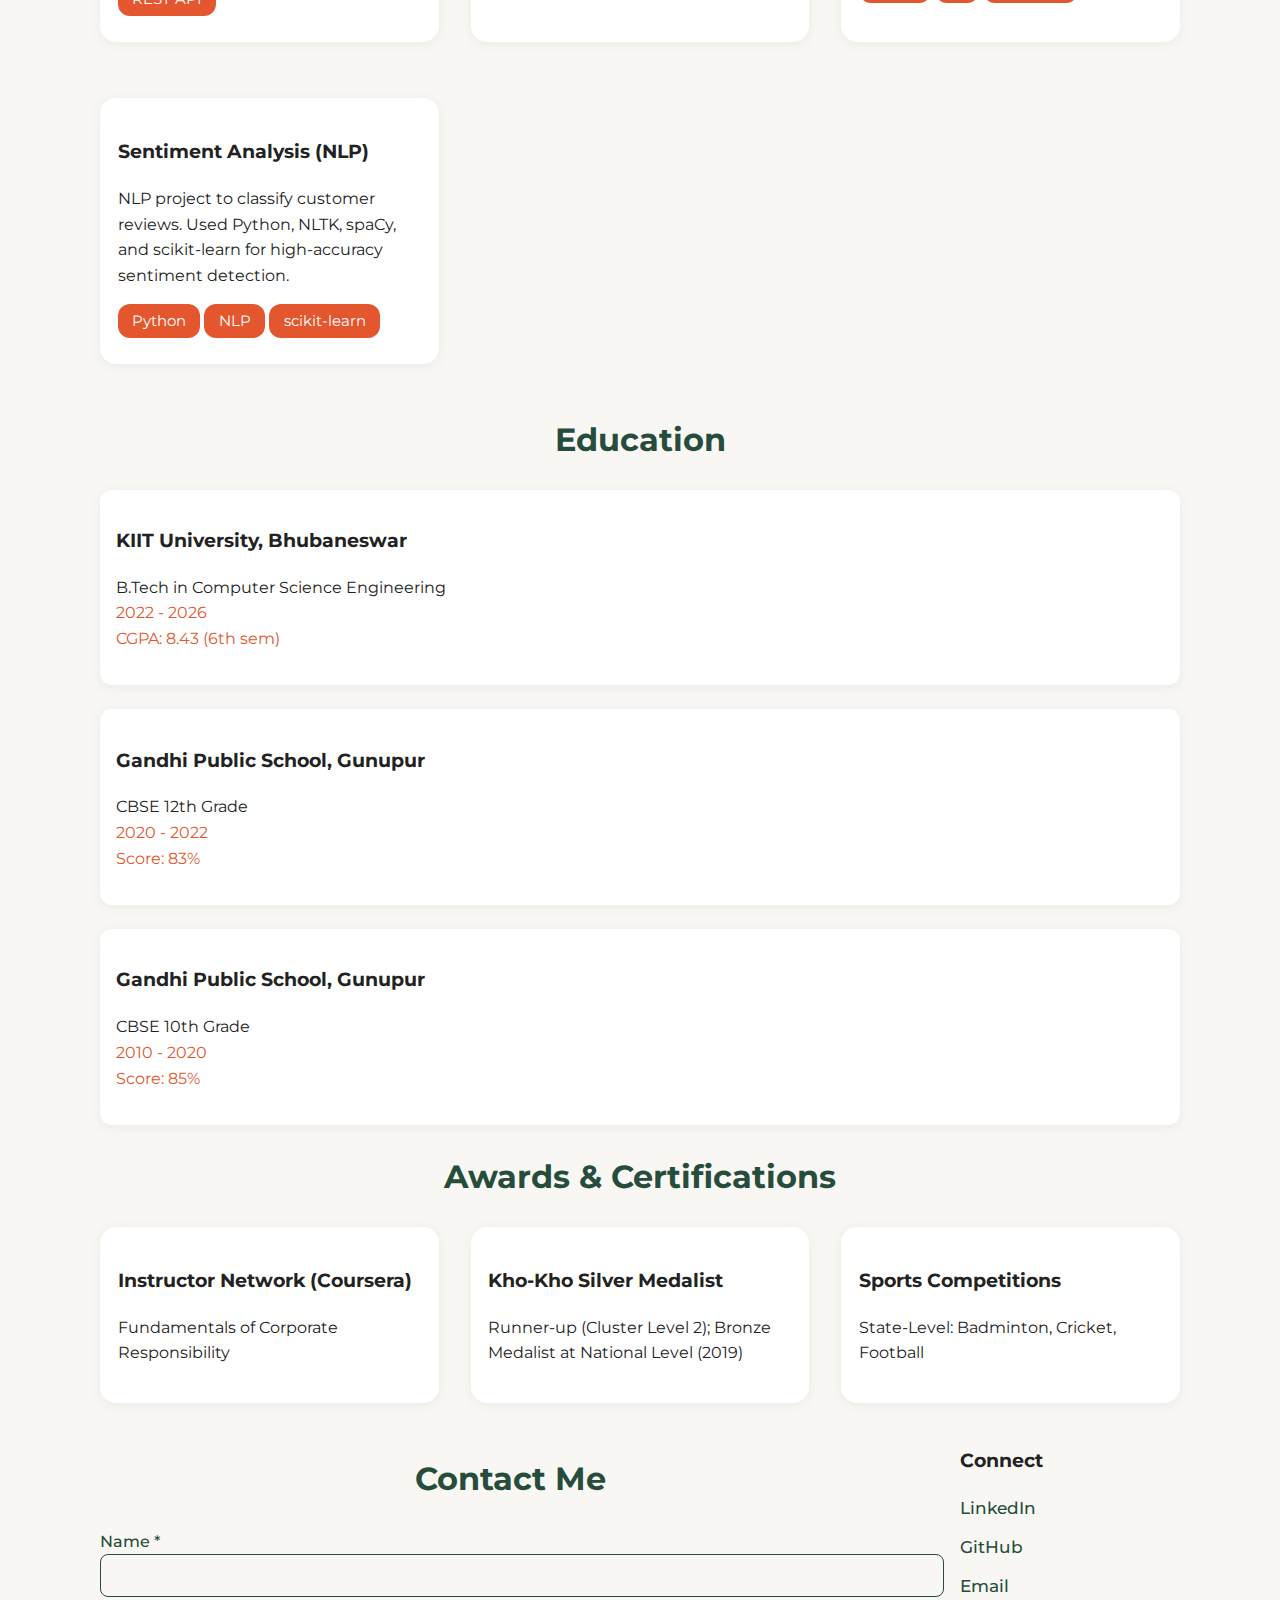
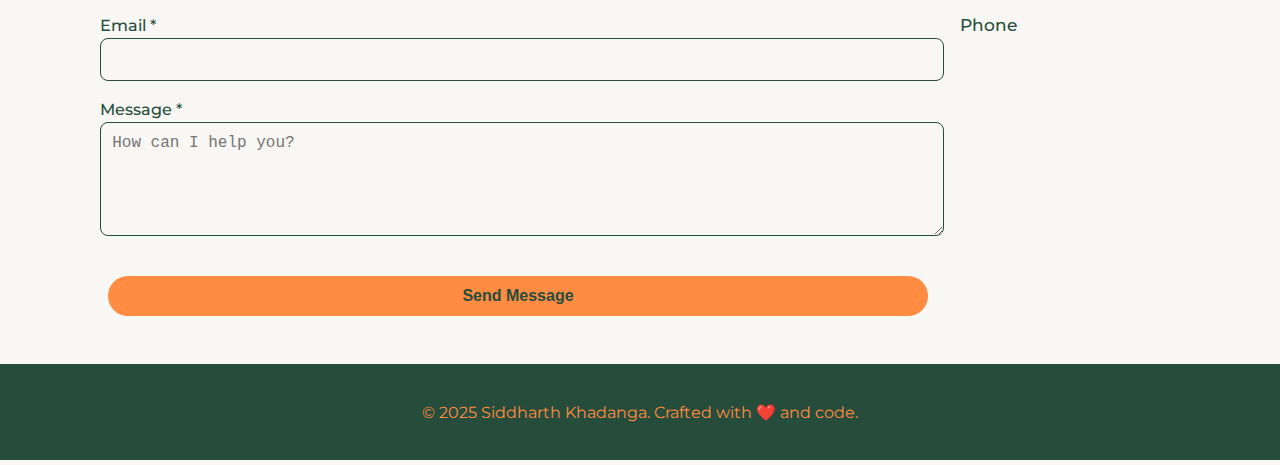
<file: portfolio5/index.html>
<!DOCTYPE html>
<html lang="en">

<head>
    <meta charset="UTF-8" />
    <meta name="viewport" content="width=device-width, initial-scale=1.0" />
    <title>Siddharth Khadanga | Portfolio</title>
    <link rel="stylesheet" href="style.css" />
    <link href="https://fonts.googleapis.com/css2?family=Montserrat:wght@400;700&display=swap" rel="stylesheet">
</head>

<body>
    <!-- Header & Navigation -->
    <header class="header">
        <nav class="nav container">
            <div class="nav__brand">
                <h1>Siddharth Khadanga</h1>
            </div>
            <ul class="nav__menu" id="navMenu">
                <li><a href="#home" class="nav__link">Home</a></li>
                <li><a href="#about" class="nav__link">About</a></li>
                <li><a href="#skills" class="nav__link">Skills</a></li>
                <li><a href="#projects" class="nav__link">Projects</a></li>
                <li><a href="#education" class="nav__link">Education</a></li>
                <li><a href="#awards" class="nav__link">Awards</a></li>
                <li><a href="#contact" class="nav__link">Contact</a></li>
            </ul>
            <button class="nav__toggle" id="navToggle" aria-label="Toggle navigation">
        <span></span>
        <span></span>
        <span></span>
      </button>
        </nav>
    </header>

    <!-- Hero -->
    <section id="home" class="hero">
        <div class="hero__content container">
            <h2 class="hero__subtitle">B.Tech CSE Student @ KIIT University</h2>
            <h1 class="hero__title">Siddharth Khadanga</h1>
            <p class="hero__description">
                Passionate about building impactful web applications and AI solutions. Skilled in full-stack development, data analysis, and machine learning. Always eager to learn and collaborate!
            </p>
            <div class="hero__buttons">
                <a href="#contact" class="btn btn--primary">Contact Me</a>
                <a href="#projects" class="btn btn--outline">See My Work</a>
            </div>
        </div>
    </section>

    <!-- About -->
    <section id="about" class="about">
        <div class="container about__container">
            <div class="about__info">
                <h2 class="section__title">About Me</h2>
                <p>
                    I’m a Computer Science Engineering student at KIIT University, Bhubaneswar (CGPA: 8.43, 6th sem). I love solving real-world problems with code, whether it’s a web app, a machine learning model, or a creative hack. Fluent in English, Hindi, and Odia, I
                    enjoy collaborating in diverse teams.
                </p>
                <ul class="about__list">
                    <li><strong>Location:</strong> Gunupur, Odisha, India</li>
                    <li><strong>Email:</strong> <a href="mailto:siddharthkhadanga29@gmail.com">siddharthkhadanga29@gmail.com</a></li>
                    <li><strong>Alternate Email:</strong> <a href="mailto:2205937@kiit.ac.in">2205937@kiit.ac.in</a></li>
                    <li><strong>Phone:</strong> <a href="tel:+919337381477">+91 9337381477</a></li>
                    <li><strong>LinkedIn:</strong> <a href="https://www.linkedin.com/in/siddharth-khadanga-a4098b279" target="_blank">/in/siddharth-khadanga-a4098b279</a></li>
                    <li><strong>GitHub:</strong> <a href="https://github.com/SiddharthKhadanga-wq" target="_blank">SiddharthKhadanga-wq</a></li>
                </ul>
            </div>
            <div class="about__photo">
                <!-- Optional: Add a photo here -->
            </div>
        </div>
    </section>

    <!-- Skills -->
    <section id="skills" class="skills">
        <div class="container">
            <h2 class="section__title">Skills</h2>
            <div class="skills__grid">
                <div class="skill__category">
                    <h3>Languages</h3>
                    <div class="skill__tags">
                        <span class="skill__tag">Java</span>
                        <span class="skill__tag">JavaScript</span>
                    </div>
                </div>
                <div class="skill__category">
                    <h3>Frameworks</h3>
                    <div class="skill__tags">
                        <span class="skill__tag">Node.js</span>
                        <span class="skill__tag">React.js</span>
                    </div>
                </div>
                <div class="skill__category">
                    <h3>Databases</h3>
                    <div class="skill__tags">
                        <span class="skill__tag">MySQL</span>
                        <span class="skill__tag">MongoDB</span>
                    </div>
                </div>
                <div class="skill__category">
                    <h3>Tools</h3>
                    <div class="skill__tags">
                        <span class="skill__tag">Git</span>
                        <span class="skill__tag">Google Colab</span>
                    </div>
                </div>
                <div class="skill__category">
                    <h3>Technical</h3>
                    <div class="skill__tags">
                        <span class="skill__tag">DBMS</span>
                        <span class="skill__tag">DSA</span>
                        <span class="skill__tag">Machine Learning</span>
                        <span class="skill__tag">NLP</span>
                    </div>
                </div>
            </div>
        </div>
    </section>

    <!-- Projects -->
    <section id="projects" class="projects">
        <div class="container">
            <h2 class="section__title">Projects</h2>
            <div class="projects__grid">
                <div class="project__card card">
                    <h3>Room Booking Website</h3>
                    <p>
                        Web app using MongoDB, Express.js, EJS, and RESTful APIs. Full CRUD for listings and user interactions.
                    </p>
                    <div class="project__tags">
                        <span class="skill__tag">MongoDB</span>
                        <span class="skill__tag">Express.js</span>
                        <span class="skill__tag">EJS</span>
                        <span class="skill__tag">REST API</span>
                    </div>
                </div>
                <div class="project__card card">
                    <h3>E-commerce Website</h3>
                    <p>
                        Responsive e-commerce site using HTML, CSS, and JS. Features product listings, cart, and dynamic UI.
                    </p>
                    <div class="project__tags">
                        <span class="skill__tag">HTML</span>
                        <span class="skill__tag">CSS</span>
                        <span class="skill__tag">JavaScript</span>
                    </div>
                </div>
                <div class="project__card card">
                    <h3>AI-Solution Website</h3>
                    <p>
                        AI solutions platform with React frontend, integrating advanced AI models and a robust backend for automation and insights.
                    </p>
                    <div class="project__tags">
                        <span class="skill__tag">React</span>
                        <span class="skill__tag">AI</span>
                        <span class="skill__tag">Backend</span>
                    </div>
                </div>
                <div class="project__card card">
                    <h3>Sentiment Analysis (NLP)</h3>
                    <p>
                        NLP project to classify customer reviews. Used Python, NLTK, spaCy, and scikit-learn for high-accuracy sentiment detection.
                    </p>
                    <div class="project__tags">
                        <span class="skill__tag">Python</span>
                        <span class="skill__tag">NLP</span>
                        <span class="skill__tag">scikit-learn</span>
                    </div>
                </div>
            </div>
        </div>
    </section>

    <!-- Education -->
    <section id="education" class="education">
        <div class="container">
            <h2 class="section__title">Education</h2>
            <div class="education__timeline">
                <div class="timeline__item">
                    <h3>KIIT University, Bhubaneswar</h3>
                    <p>B.Tech in Computer Science Engineering<br>
                        <span class="timeline__period">2022 - 2026</span><br>
                        <span class="timeline__grade">CGPA: 8.43 (6th sem)</span></p>
                </div>
                <div class="timeline__item">
                    <h3>Gandhi Public School, Gunupur</h3>
                    <p>CBSE 12th Grade<br>
                        <span class="timeline__period">2020 - 2022</span><br>
                        <span class="timeline__grade">Score: 83%</span></p>
                </div>
                <div class="timeline__item">
                    <h3>Gandhi Public School, Gunupur</h3>
                    <p>CBSE 10th Grade<br>
                        <span class="timeline__period">2010 - 2020</span><br>
                        <span class="timeline__grade">Score: 85%</span></p>
                </div>
            </div>
        </div>
    </section>

    <!-- Awards & Certifications -->
    <section id="awards" class="awards">
        <div class="container">
            <h2 class="section__title">Awards & Certifications</h2>
            <div class="awards__grid">
                <div class="card">
                    <h3>Instructor Network (Coursera)</h3>
                    <p>Fundamentals of Corporate Responsibility</p>
                </div>
                <div class="card">
                    <h3>Kho-Kho Silver Medalist</h3>
                    <p>Runner-up (Cluster Level 2); Bronze Medalist at National Level (2019)</p>
                </div>
                <div class="card">
                    <h3>Sports Competitions</h3>
                    <p>State-Level: Badminton, Cricket, Football</p>
                </div>
            </div>
        </div>
    </section>

    <!-- Contact -->
    <section id="contact" class="contact">
        <div class="container contact__container">
            <div class="contact__form">
                <h2 class="section__title">Contact Me</h2>
                <form id="contactForm" class="form" autocomplete="off">
                    <div class="form-group">
                        <label for="name" class="form-label">Name *</label>
                        <input type="text" id="name" name="name" class="form-control" required />
                    </div>
                    <div class="form-group">
                        <label for="email" class="form-label">Email *</label>
                        <input type="email" id="email" name="email" class="form-control" required />
                    </div>
                    <div class="form-group">
                        <label for="message" class="form-label">Message *</label>
                        <textarea id="message" name="message" class="form-control" rows="5" required placeholder="How can I help you?"></textarea>
                    </div>
                    <button type="submit" class="btn btn--primary btn--full-width">Send Message</button>
                </form>
                <div id="formMsg"></div>
            </div>
            <div class="contact__social">
                <h3>Connect</h3>
                <div class="social__links">
                    <a href="https://www.linkedin.com/in/siddharth-khadanga-a4098b279" target="_blank" class="social__link">LinkedIn</a>
                    <a href="https://github.com/SiddharthKhadanga-wq" target="_blank" class="social__link">GitHub</a>
                    <a href="mailto:siddharthkhadanga29@gmail.com" class="social__link">Email</a>
                    <a href="tel:+919337381477" class="social__link">Phone</a>
                </div>
            </div>
        </div>
    </section>

    <!-- Footer -->
    <footer class="footer">
        <div class="container">
            <p>&copy; 2025 Siddharth Khadanga. Crafted with ❤️ and code.</p>
        </div>
    </footer>
    <script src="app.js"></script>
</body>

</html>
</file>
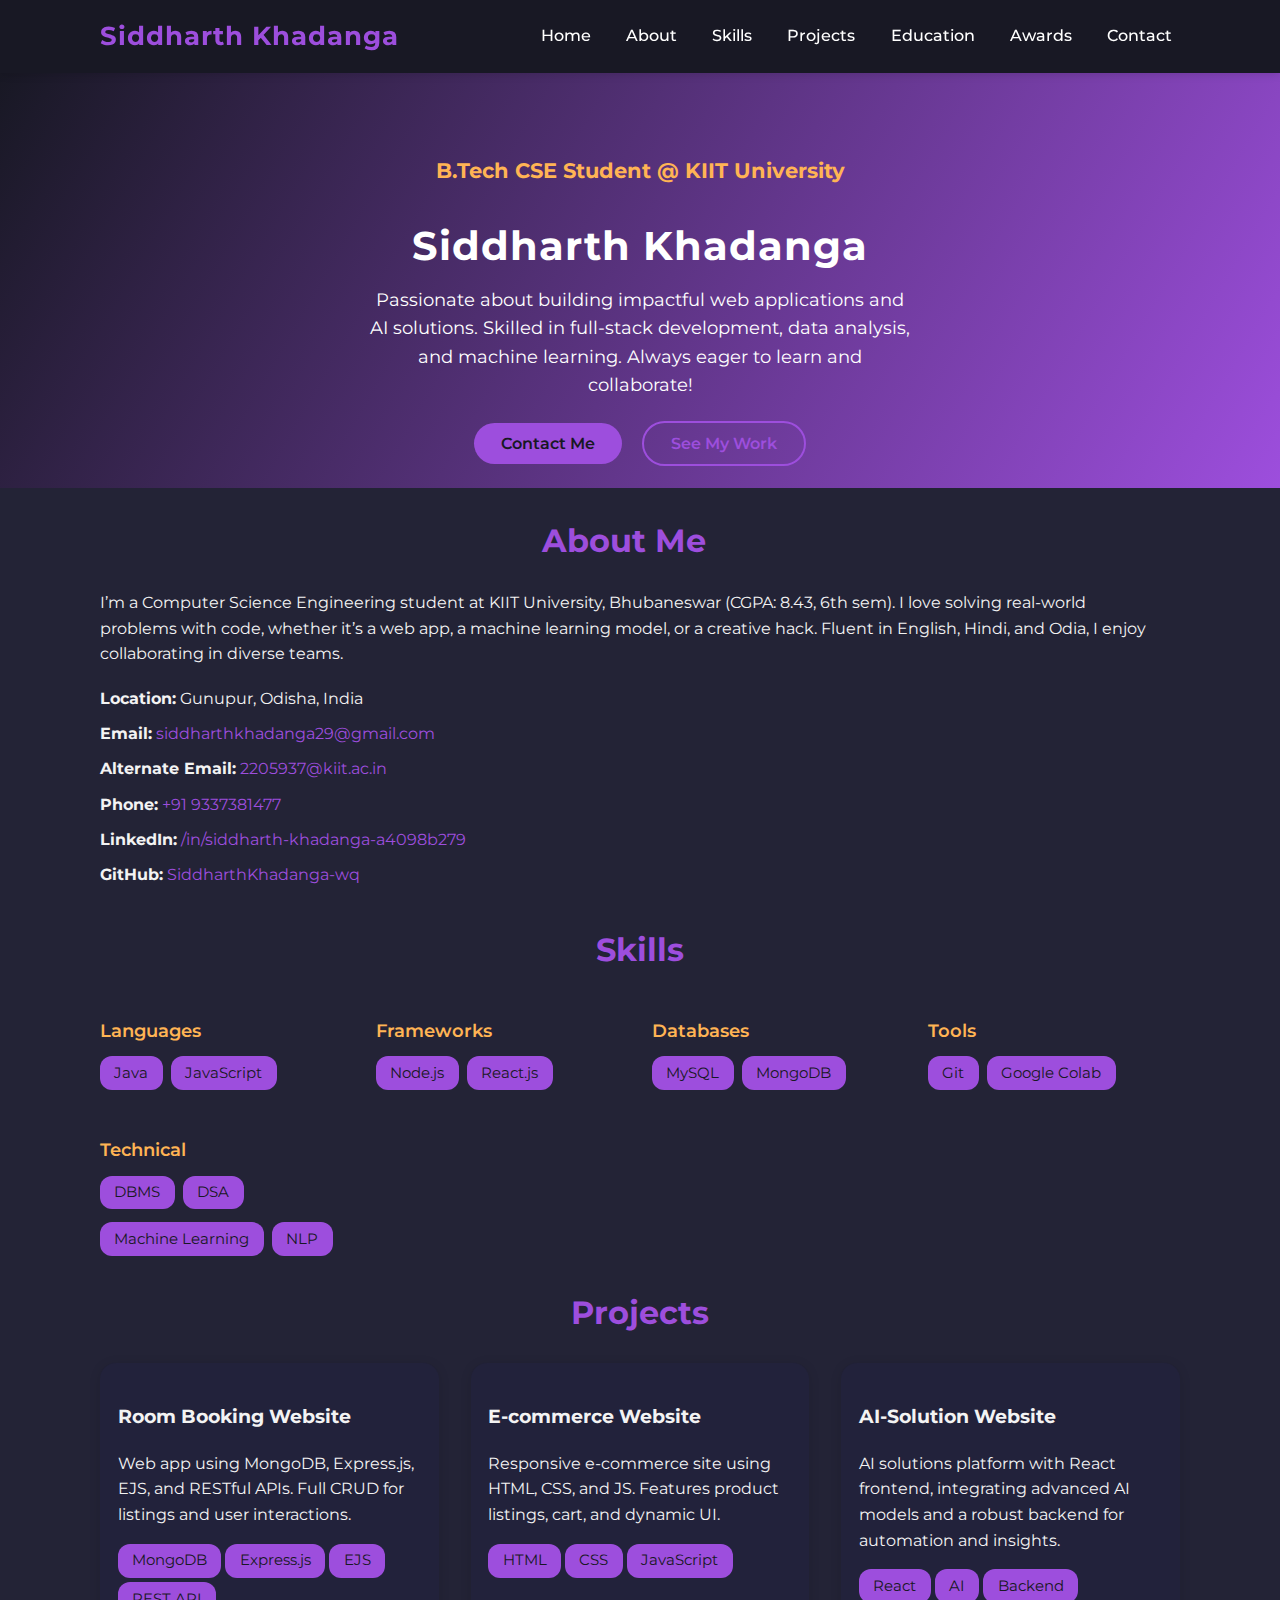
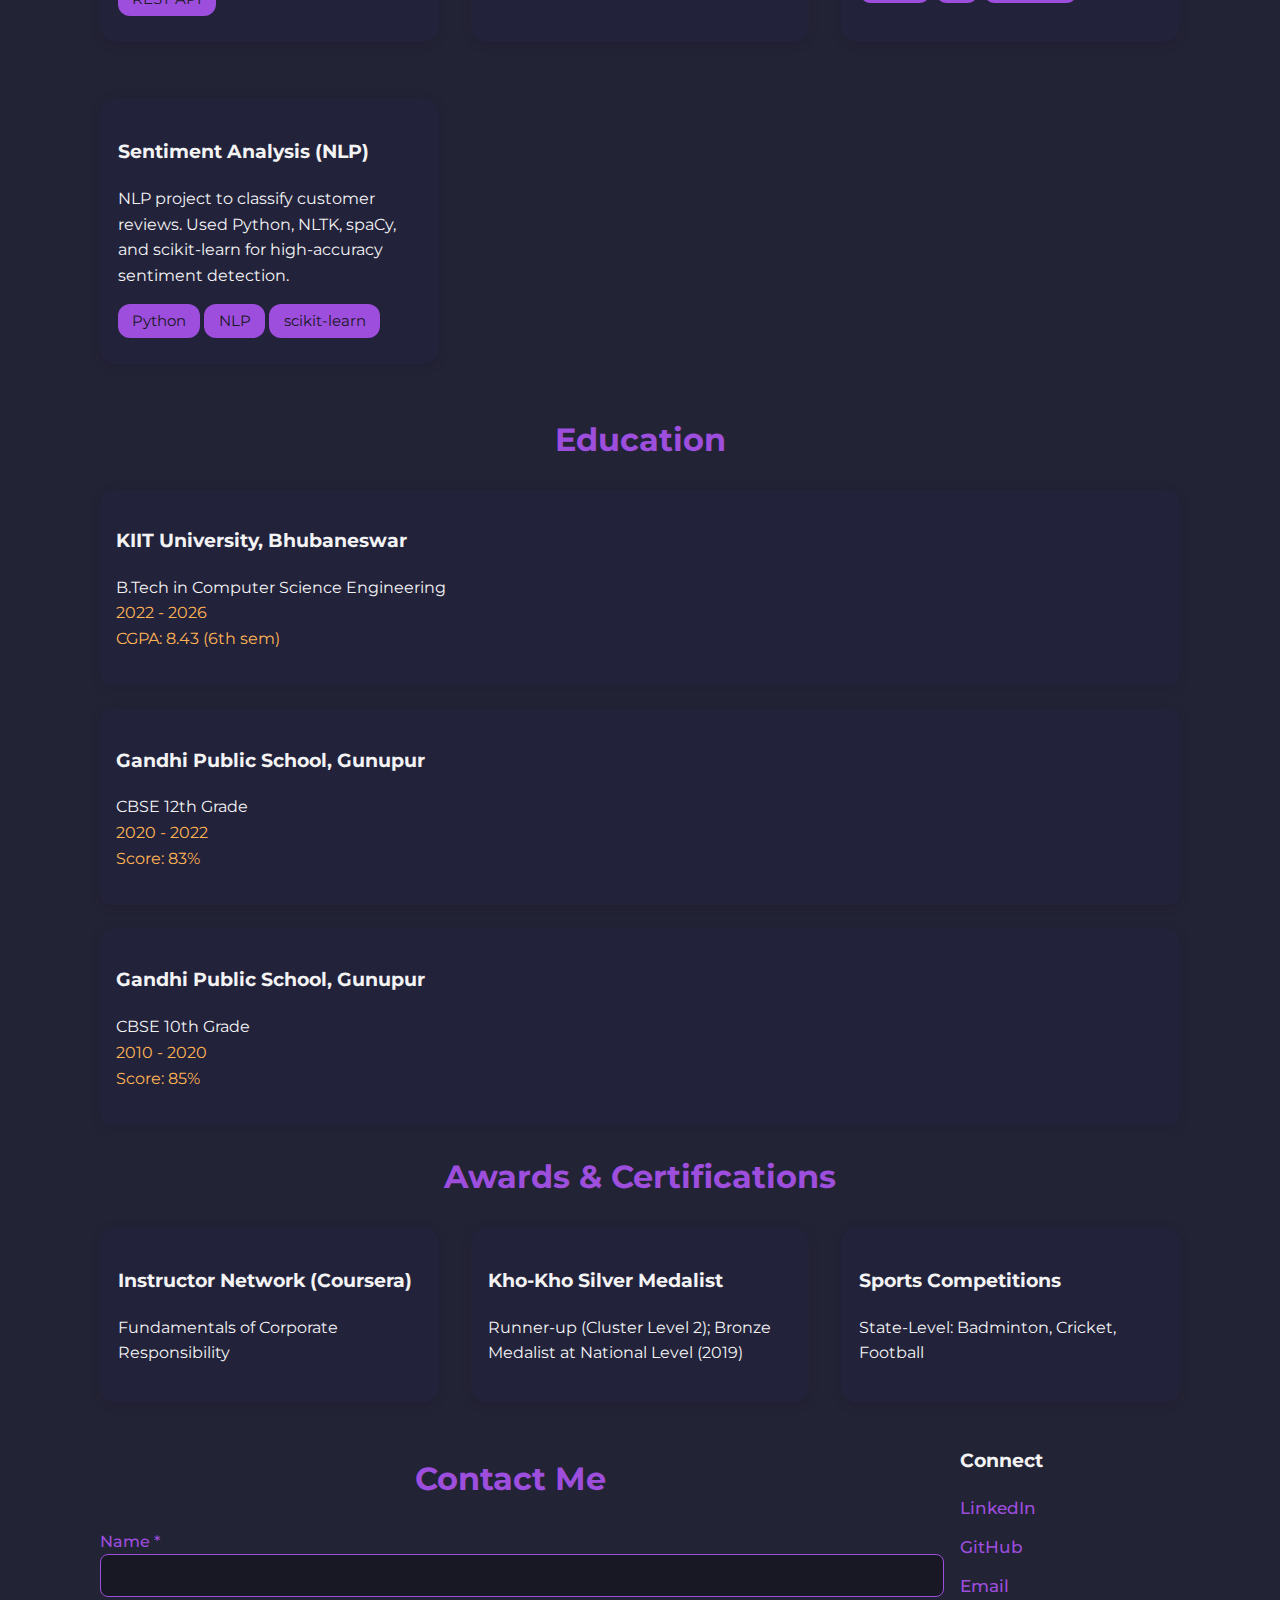
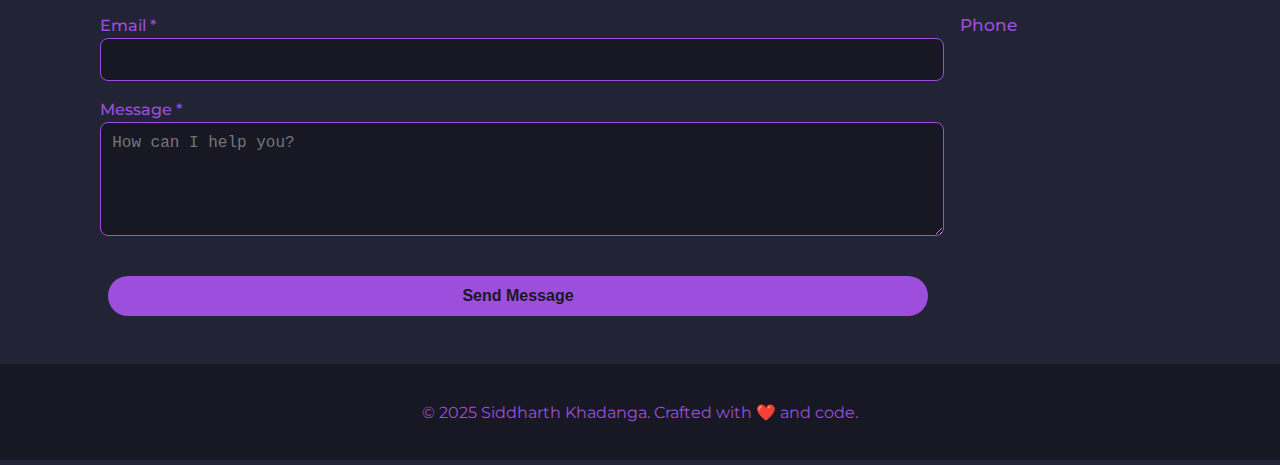
<file: portfolio6/index.html>
<!DOCTYPE html>
<html lang="en">

<head>
    <meta charset="UTF-8" />
    <meta name="viewport" content="width=device-width, initial-scale=1.0" />
    <title>Siddharth Khadanga | Portfolio</title>
    <link rel="stylesheet" href="style.css" />
    <link href="https://fonts.googleapis.com/css2?family=Montserrat:wght@400;700&display=swap" rel="stylesheet">
</head>

<body>
    <header class="header">
        <nav class="nav container">
            <div class="nav__brand">
                <h1>Siddharth Khadanga</h1>
            </div>
            <ul class="nav__menu" id="navMenu">
                <li><a href="#home" class="nav__link">Home</a></li>
                <li><a href="#about" class="nav__link">About</a></li>
                <li><a href="#skills" class="nav__link">Skills</a></li>
                <li><a href="#projects" class="nav__link">Projects</a></li>
                <li><a href="#education" class="nav__link">Education</a></li>
                <li><a href="#awards" class="nav__link">Awards</a></li>
                <li><a href="#contact" class="nav__link">Contact</a></li>
            </ul>
            <button class="nav__toggle" id="navToggle" aria-label="Toggle navigation">
        <span></span>
        <span></span>
        <span></span>
      </button>
        </nav>
    </header>

    <section id="home" class="hero">
        <div class="hero__content container">
            <h2 class="hero__subtitle">B.Tech CSE Student @ KIIT University</h2>
            <h1 class="hero__title">Siddharth Khadanga</h1>
            <p class="hero__description">
                Passionate about building impactful web applications and AI solutions. Skilled in full-stack development, data analysis, and machine learning. Always eager to learn and collaborate!
            </p>
            <div class="hero__buttons">
                <a href="#contact" class="btn btn--primary">Contact Me</a>
                <a href="#projects" class="btn btn--outline">See My Work</a>
            </div>
        </div>
    </section>

    <section id="about" class="about">
        <div class="container about__container">
            <div class="about__info">
                <h2 class="section__title">About Me</h2>
                <p>
                    I’m a Computer Science Engineering student at KIIT University, Bhubaneswar (CGPA: 8.43, 6th sem). I love solving real-world problems with code, whether it’s a web app, a machine learning model, or a creative hack. Fluent in English, Hindi, and Odia, I
                    enjoy collaborating in diverse teams.
                </p>
                <ul class="about__list">
                    <li><strong>Location:</strong> Gunupur, Odisha, India</li>
                    <li><strong>Email:</strong> <a href="mailto:siddharthkhadanga29@gmail.com">siddharthkhadanga29@gmail.com</a></li>
                    <li><strong>Alternate Email:</strong> <a href="mailto:2205937@kiit.ac.in">2205937@kiit.ac.in</a></li>
                    <li><strong>Phone:</strong> <a href="tel:+919337381477">+91 9337381477</a></li>
                    <li><strong>LinkedIn:</strong> <a href="https://www.linkedin.com/in/siddharth-khadanga-a4098b279" target="_blank">/in/siddharth-khadanga-a4098b279</a></li>
                    <li><strong>GitHub:</strong> <a href="https://github.com/SiddharthKhadanga-wq" target="_blank">SiddharthKhadanga-wq</a></li>
                </ul>
            </div>
            <div class="about__photo">
                <!-- Optional: Add a photo here -->
            </div>
        </div>
    </section>

    <section id="skills" class="skills">
        <div class="container">
            <h2 class="section__title">Skills</h2>
            <div class="skills__grid">
                <div class="skill__category">
                    <h3>Languages</h3>
                    <div class="skill__tags">
                        <span class="skill__tag">Java</span>
                        <span class="skill__tag">JavaScript</span>
                    </div>
                </div>
                <div class="skill__category">
                    <h3>Frameworks</h3>
                    <div class="skill__tags">
                        <span class="skill__tag">Node.js</span>
                        <span class="skill__tag">React.js</span>
                    </div>
                </div>
                <div class="skill__category">
                    <h3>Databases</h3>
                    <div class="skill__tags">
                        <span class="skill__tag">MySQL</span>
                        <span class="skill__tag">MongoDB</span>
                    </div>
                </div>
                <div class="skill__category">
                    <h3>Tools</h3>
                    <div class="skill__tags">
                        <span class="skill__tag">Git</span>
                        <span class="skill__tag">Google Colab</span>
                    </div>
                </div>
                <div class="skill__category">
                    <h3>Technical</h3>
                    <div class="skill__tags">
                        <span class="skill__tag">DBMS</span>
                        <span class="skill__tag">DSA</span>
                        <span class="skill__tag">Machine Learning</span>
                        <span class="skill__tag">NLP</span>
                    </div>
                </div>
            </div>
        </div>
    </section>

    <section id="projects" class="projects">
        <div class="container">
            <h2 class="section__title">Projects</h2>
            <div class="projects__grid">
                <div class="project__card card">
                    <h3>Room Booking Website</h3>
                    <p>
                        Web app using MongoDB, Express.js, EJS, and RESTful APIs. Full CRUD for listings and user interactions.
                    </p>
                    <div class="project__tags">
                        <span class="skill__tag">MongoDB</span>
                        <span class="skill__tag">Express.js</span>
                        <span class="skill__tag">EJS</span>
                        <span class="skill__tag">REST API</span>
                    </div>
                </div>
                <div class="project__card card">
                    <h3>E-commerce Website</h3>
                    <p>
                        Responsive e-commerce site using HTML, CSS, and JS. Features product listings, cart, and dynamic UI.
                    </p>
                    <div class="project__tags">
                        <span class="skill__tag">HTML</span>
                        <span class="skill__tag">CSS</span>
                        <span class="skill__tag">JavaScript</span>
                    </div>
                </div>
                <div class="project__card card">
                    <h3>AI-Solution Website</h3>
                    <p>
                        AI solutions platform with React frontend, integrating advanced AI models and a robust backend for automation and insights.
                    </p>
                    <div class="project__tags">
                        <span class="skill__tag">React</span>
                        <span class="skill__tag">AI</span>
                        <span class="skill__tag">Backend</span>
                    </div>
                </div>
                <div class="project__card card">
                    <h3>Sentiment Analysis (NLP)</h3>
                    <p>
                        NLP project to classify customer reviews. Used Python, NLTK, spaCy, and scikit-learn for high-accuracy sentiment detection.
                    </p>
                    <div class="project__tags">
                        <span class="skill__tag">Python</span>
                        <span class="skill__tag">NLP</span>
                        <span class="skill__tag">scikit-learn</span>
                    </div>
                </div>
            </div>
        </div>
    </section>

    <section id="education" class="education">
        <div class="container">
            <h2 class="section__title">Education</h2>
            <div class="education__timeline">
                <div class="timeline__item">
                    <h3>KIIT University, Bhubaneswar</h3>
                    <p>B.Tech in Computer Science Engineering<br>
                        <span class="timeline__period">2022 - 2026</span><br>
                        <span class="timeline__grade">CGPA: 8.43 (6th sem)</span></p>
                </div>
                <div class="timeline__item">
                    <h3>Gandhi Public School, Gunupur</h3>
                    <p>CBSE 12th Grade<br>
                        <span class="timeline__period">2020 - 2022</span><br>
                        <span class="timeline__grade">Score: 83%</span></p>
                </div>
                <div class="timeline__item">
                    <h3>Gandhi Public School, Gunupur</h3>
                    <p>CBSE 10th Grade<br>
                        <span class="timeline__period">2010 - 2020</span><br>
                        <span class="timeline__grade">Score: 85%</span></p>
                </div>
            </div>
        </div>
    </section>

    <section id="awards" class="awards">
        <div class="container">
            <h2 class="section__title">Awards & Certifications</h2>
            <div class="awards__grid">
                <div class="card">
                    <h3>Instructor Network (Coursera)</h3>
                    <p>Fundamentals of Corporate Responsibility</p>
                </div>
                <div class="card">
                    <h3>Kho-Kho Silver Medalist</h3>
                    <p>Runner-up (Cluster Level 2); Bronze Medalist at National Level (2019)</p>
                </div>
                <div class="card">
                    <h3>Sports Competitions</h3>
                    <p>State-Level: Badminton, Cricket, Football</p>
                </div>
            </div>
        </div>
    </section>

    <section id="contact" class="contact">
        <div class="container contact__container">
            <div class="contact__form">
                <h2 class="section__title">Contact Me</h2>
                <form id="contactForm" class="form" autocomplete="off">
                    <div class="form-group">
                        <label for="name" class="form-label">Name *</label>
                        <input type="text" id="name" name="name" class="form-control" required />
                    </div>
                    <div class="form-group">
                        <label for="email" class="form-label">Email *</label>
                        <input type="email" id="email" name="email" class="form-control" required />
                    </div>
                    <div class="form-group">
                        <label for="message" class="form-label">Message *</label>
                        <textarea id="message" name="message" class="form-control" rows="5" required placeholder="How can I help you?"></textarea>
                    </div>
                    <button type="submit" class="btn btn--primary btn--full-width">Send Message</button>
                </form>
                <div id="formMsg"></div>
            </div>
            <div class="contact__social">
                <h3>Connect</h3>
                <div class="social__links">
                    <a href="https://www.linkedin.com/in/siddharth-khadanga-a4098b279" target="_blank" class="social__link">LinkedIn</a>
                    <a href="https://github.com/SiddharthKhadanga-wq" target="_blank" class="social__link">GitHub</a>
                    <a href="mailto:siddharthkhadanga29@gmail.com" class="social__link">Email</a>
                    <a href="tel:+919337381477" class="social__link">Phone</a>
                </div>
            </div>
        </div>
    </section>

    <footer class="footer">
        <div class="container">
            <p>&copy; 2025 Siddharth Khadanga. Crafted with ❤️ and code.</p>
        </div>
    </footer>
    <script src="app.js"></script>
</body>

</html>
</file>
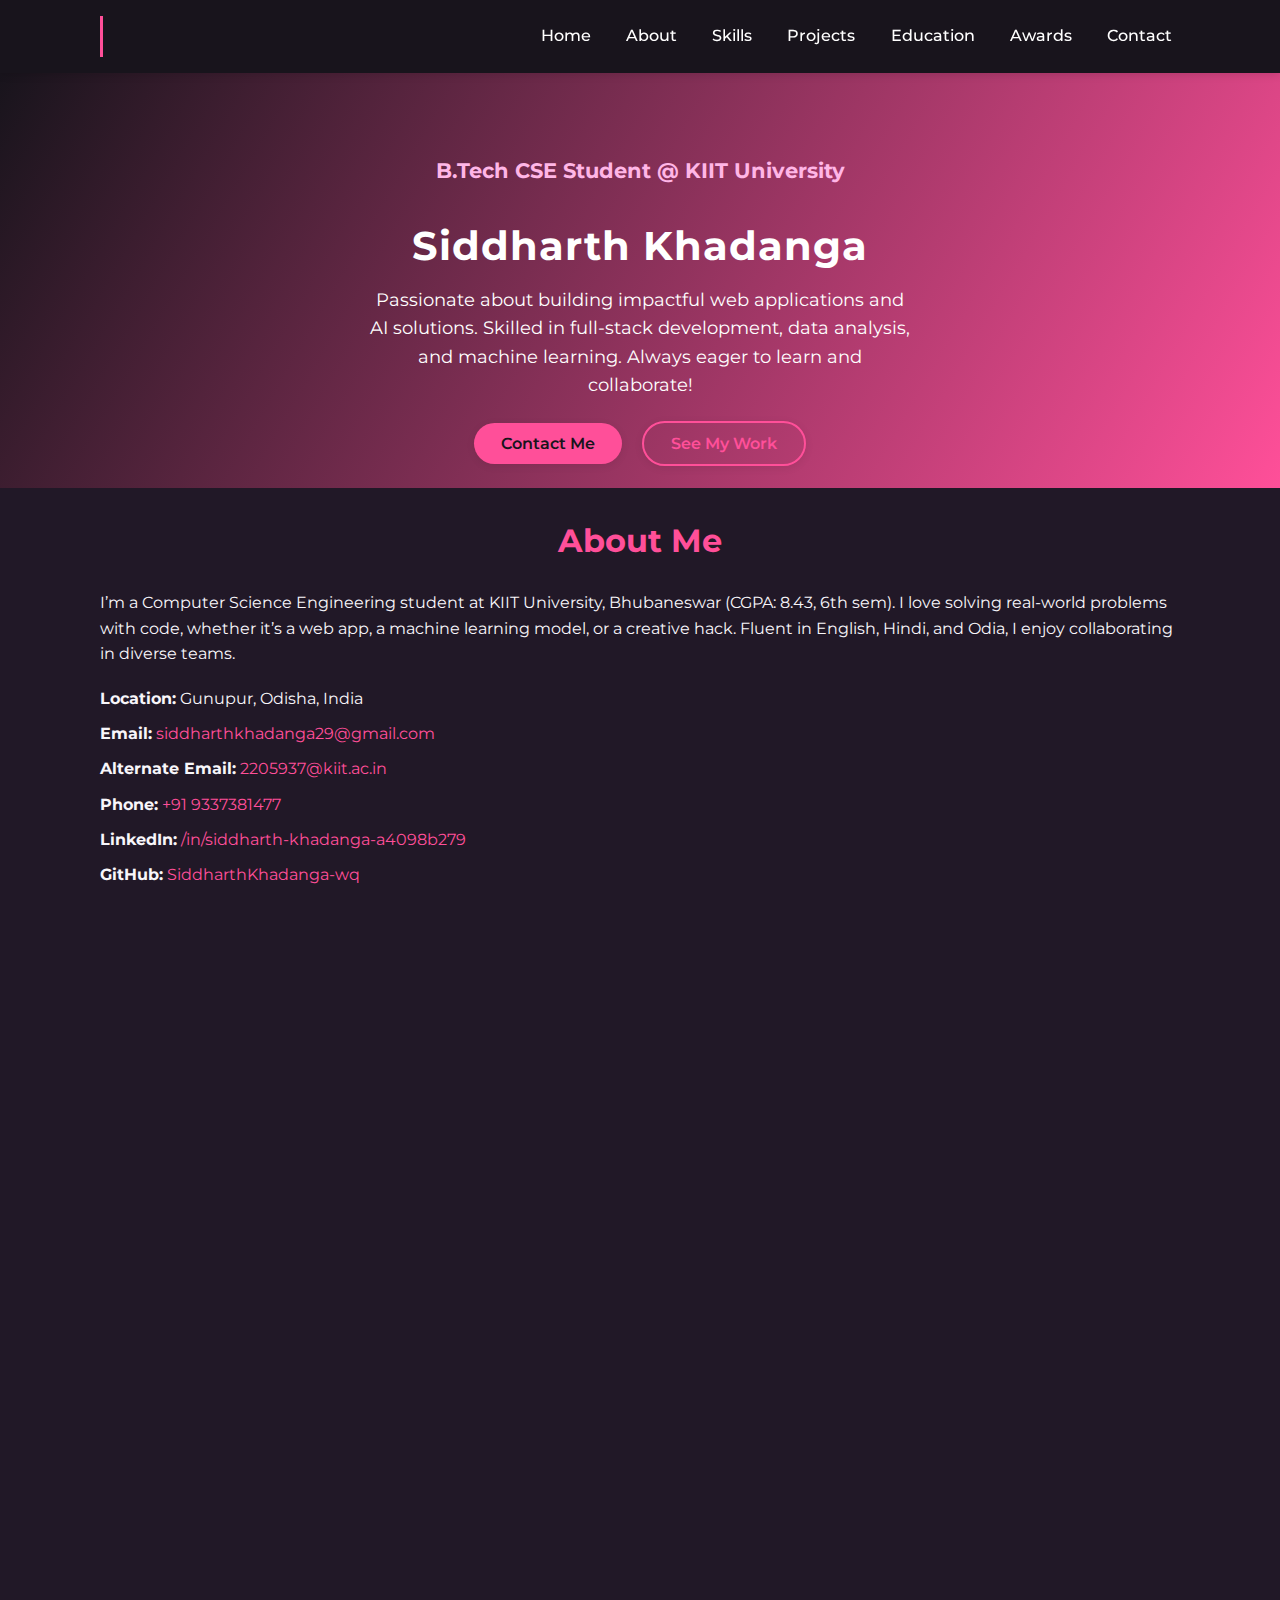
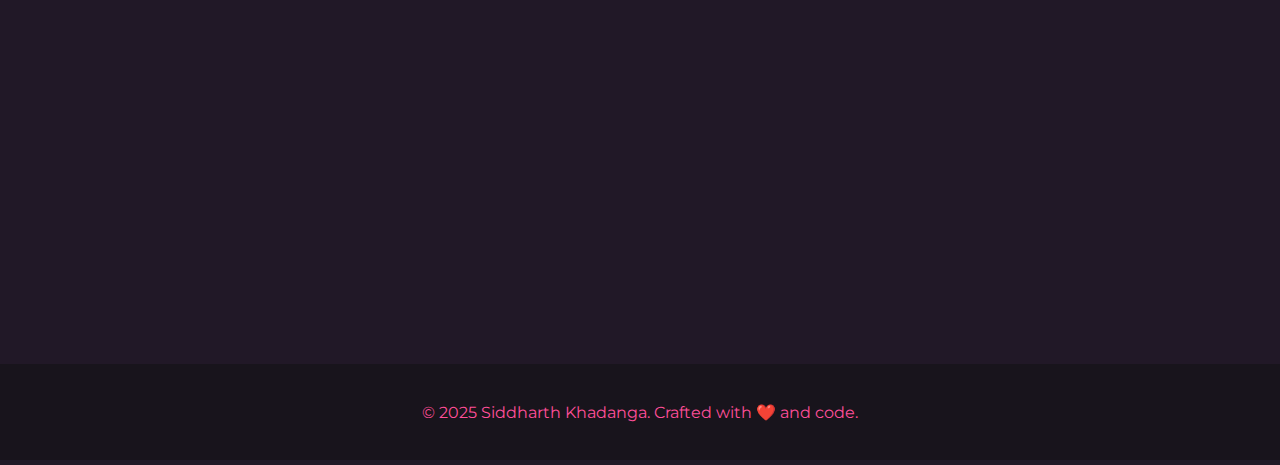
<file: portfolio8/index.html>
<!DOCTYPE html>
<html lang="en">

<head>
    <meta charset="UTF-8" />
    <meta name="viewport" content="width=device-width, initial-scale=1.0" />
    <title>Siddharth Khadanga | Portfolio</title>
    <link rel="stylesheet" href="style.css" />
    <link href="https://fonts.googleapis.com/css2?family=Montserrat:wght@400;700&display=swap" rel="stylesheet">
</head>

<body>
    <!-- Header & Navigation -->
    <header class="header animate-fadein">
        <nav class="nav container">
            <div class="nav__brand">
                <h1 id="animated-name" class="typing"></h1>
            </div>
            <ul class="nav__menu" id="navMenu">
                <li><a href="#home" class="nav__link">Home</a></li>
                <li><a href="#about" class="nav__link">About</a></li>
                <li><a href="#skills" class="nav__link">Skills</a></li>
                <li><a href="#projects" class="nav__link">Projects</a></li>
                <li><a href="#education" class="nav__link">Education</a></li>
                <li><a href="#awards" class="nav__link">Awards</a></li>
                <li><a href="#contact" class="nav__link">Contact</a></li>
            </ul>
            <button class="nav__toggle" id="navToggle" aria-label="Toggle navigation">
        <span></span>
        <span></span>
        <span></span>
      </button>
        </nav>
    </header>

    <section id="home" class="hero animate-up">
        <div class="hero__content container">
            <h2 class="hero__subtitle animate-delay-1">B.Tech CSE Student @ KIIT University</h2>
            <h1 class="hero__title animate-delay-2">Siddharth Khadanga</h1>
            <p class="hero__description animate-delay-3">
                Passionate about building impactful web applications and AI solutions. Skilled in full-stack development, data analysis, and machine learning. Always eager to learn and collaborate!
            </p>
            <div class="hero__buttons animate-delay-4">
                <a href="#contact" class="btn btn--primary">Contact Me</a>
                <a href="#projects" class="btn btn--outline">See My Work</a>
            </div>
        </div>
    </section>

    <section id="about" class="about animate-up">
        <div class="container about__container">
            <div class="about__info">
                <h2 class="section__title">About Me</h2>
                <p>
                    I’m a Computer Science Engineering student at KIIT University, Bhubaneswar (CGPA: 8.43, 6th sem). I love solving real-world problems with code, whether it’s a web app, a machine learning model, or a creative hack. Fluent in English, Hindi, and Odia, I
                    enjoy collaborating in diverse teams.
                </p>
                <ul class="about__list">
                    <li><strong>Location:</strong> Gunupur, Odisha, India</li>
                    <li><strong>Email:</strong> <a href="mailto:siddharthkhadanga29@gmail.com">siddharthkhadanga29@gmail.com</a></li>
                    <li><strong>Alternate Email:</strong> <a href="mailto:2205937@kiit.ac.in">2205937@kiit.ac.in</a></li>
                    <li><strong>Phone:</strong> <a href="tel:+919337381477">+91 9337381477</a></li>
                    <li><strong>LinkedIn:</strong> <a href="https://www.linkedin.com/in/siddharth-khadanga-a4098b279" target="_blank">/in/siddharth-khadanga-a4098b279</a></li>
                    <li><strong>GitHub:</strong> <a href="https://github.com/SiddharthKhadanga-wq" target="_blank">SiddharthKhadanga-wq</a></li>
                </ul>
            </div>
        </div>
    </section>

    <section id="skills" class="skills animate-up">
        <div class="container">
            <h2 class="section__title">Skills</h2>
            <div class="skills__grid">
                <div class="skill__category animate-card">
                    <h3>Languages</h3>
                    <div class="skill__tags">
                        <span class="skill__tag">Java</span>
                        <span class="skill__tag">JavaScript</span>
                    </div>
                </div>
                <div class="skill__category animate-card">
                    <h3>Frameworks</h3>
                    <div class="skill__tags">
                        <span class="skill__tag">Node.js</span>
                        <span class="skill__tag">React.js</span>
                    </div>
                </div>
                <div class="skill__category animate-card">
                    <h3>Databases</h3>
                    <div class="skill__tags">
                        <span class="skill__tag">MySQL</span>
                        <span class="skill__tag">MongoDB</span>
                    </div>
                </div>
                <div class="skill__category animate-card">
                    <h3>Tools</h3>
                    <div class="skill__tags">
                        <span class="skill__tag">Git</span>
                        <span class="skill__tag">Google Colab</span>
                    </div>
                </div>
                <div class="skill__category animate-card">
                    <h3>Technical</h3>
                    <div class="skill__tags">
                        <span class="skill__tag">DBMS</span>
                        <span class="skill__tag">DSA</span>
                        <span class="skill__tag">Machine Learning</span>
                        <span class="skill__tag">NLP</span>
                    </div>
                </div>
            </div>
        </div>
    </section>

    <section id="projects" class="projects animate-up">
        <div class="container">
            <h2 class="section__title">Projects</h2>
            <div class="projects__grid">
                <div class="project__card card animate-card">
                    <h3>Room Booking Website</h3>
                    <p>
                        Web app using MongoDB, Express.js, EJS, and RESTful APIs. Full CRUD for listings and user interactions.
                    </p>
                    <div class="project__tags">
                        <span class="skill__tag">MongoDB</span>
                        <span class="skill__tag">Express.js</span>
                        <span class="skill__tag">EJS</span>
                        <span class="skill__tag">REST API</span>
                    </div>
                </div>
                <div class="project__card card animate-card">
                    <h3>E-commerce Website</h3>
                    <p>
                        Responsive e-commerce site using HTML, CSS, and JS. Features product listings, cart, and dynamic UI.
                    </p>
                    <div class="project__tags">
                        <span class="skill__tag">HTML</span>
                        <span class="skill__tag">CSS</span>
                        <span class="skill__tag">JavaScript</span>
                    </div>
                </div>
                <div class="project__card card animate-card">
                    <h3>AI-Solution Website</h3>
                    <p>
                        AI solutions platform with React frontend, integrating advanced AI models and a robust backend for automation and insights.
                    </p>
                    <div class="project__tags">
                        <span class="skill__tag">React</span>
                        <span class="skill__tag">AI</span>
                        <span class="skill__tag">Backend</span>
                    </div>
                </div>
                <div class="project__card card animate-card">
                    <h3>Sentiment Analysis (NLP)</h3>
                    <p>
                        NLP project to classify customer reviews. Used Python, NLTK, spaCy, and scikit-learn for high-accuracy sentiment detection.
                    </p>
                    <div class="project__tags">
                        <span class="skill__tag">Python</span>
                        <span class="skill__tag">NLP</span>
                        <span class="skill__tag">scikit-learn</span>
                    </div>
                </div>
            </div>
        </div>
    </section>

    <section id="education" class="education animate-up">
        <div class="container">
            <h2 class="section__title">Education</h2>
            <div class="education__timeline">
                <div class="timeline__item animate-card">
                    <h3>KIIT University, Bhubaneswar</h3>
                    <p>B.Tech in Computer Science Engineering<br>
                        <span class="timeline__period">2022 - 2026</span><br>
                        <span class="timeline__grade">CGPA: 8.43 (6th sem)</span></p>
                </div>
                <div class="timeline__item animate-card">
                    <h3>Gandhi Public School, Gunupur</h3>
                    <p>CBSE 12th Grade<br>
                        <span class="timeline__period">2020 - 2022</span><br>
                        <span class="timeline__grade">Score: 83%</span></p>
                </div>
                <div class="timeline__item animate-card">
                    <h3>Gandhi Public School, Gunupur</h3>
                    <p>CBSE 10th Grade<br>
                        <span class="timeline__period">2010 - 2020</span><br>
                        <span class="timeline__grade">Score: 85%</span></p>
                </div>
            </div>
        </div>
    </section>

    <section id="awards" class="awards animate-up">
        <div class="container">
            <h2 class="section__title">Awards & Certifications</h2>
            <div class="awards__grid">
                <div class="card animate-card">
                    <h3>Instructor Network (Coursera)</h3>
                    <p>Fundamentals of Corporate Responsibility</p>
                </div>
                <div class="card animate-card">
                    <h3>Kho-Kho Silver Medalist</h3>
                    <p>Runner-up (Cluster Level 2); Bronze Medalist at National Level (2019)</p>
                </div>
                <div class="card animate-card">
                    <h3>Sports Competitions</h3>
                    <p>State-Level: Badminton, Cricket, Football</p>
                </div>
            </div>
        </div>
    </section>

    <!-- Get In Touch Section -->
    <section id="contact" class="contact animate-up">
        <div class="container contact__container">
            <div class="contact__form">
                <h2 class="section__title">Get In Touch</h2>
                <form id="contactForm" class="form" autocomplete="off">
                    <div class="form-group">
                        <label for="name" class="form-label">Name *</label>
                        <input type="text" id="name" name="name" class="form-control" required />
                    </div>
                    <div class="form-group">
                        <label for="email" class="form-label">Email *</label>
                        <input type="email" id="email" name="email" class="form-control" required />
                    </div>
                    <div class="form-group">
                        <label for="message" class="form-label">Message *</label>
                        <textarea id="message" name="message" class="form-control" rows="5" required placeholder="How can I help you?"></textarea>
                    </div>
                    <button type="submit" class="btn btn--primary btn--full-width">Send Message</button>
                </form>
                <div id="formMsg"></div>
            </div>
            <div class="contact__social">
                <h3>Connect with me</h3>
                <div class="social__links">
                    <a href="https://www.linkedin.com/in/siddharth-khadanga-a4098b279" target="_blank" class="social__link">LinkedIn profile</a>
                    <a href="https://github.com/SiddharthKhadanga-wq" target="_blank" class="social__link">GitHub profile</a>
                    <a href="mailto:siddharthkhadanga29@gmail.com" class="social__link">Email</a>
                    <a href="tel:+919337381477" class="social__link">Phone</a>
                </div>
                <div class="contact__note">
                    <p>
                        I'm always open to discussing new opportunities, interesting projects, or just connecting with fellow developers. Feel free to reach out!
                    </p>
                </div>
            </div>
        </div>
    </section>

    <footer class="footer animate-fadein">
        <div class="container">
            <p>&copy; 2025 Siddharth Khadanga. Crafted with ❤️ and code.</p>
        </div>
    </footer>
    <script src="app.js"></script>
</body>

</html>
</file>
<file: Portfolio2/style.css>
:root {
    --primary: #0077b5;
    --primary-dark: #005983;
    --accent: #f2f6fa;
    --background: #f8fafc;
    --card: #fff;
    --text: #22223b;
    --text-light: #5a5a5a;
    --shadow: 0 2px 12px rgba(0, 0, 0, 0.07);
    --border-radius: 12px;
    --transition: 0.3s;
    --max-width: 1100px;
}

html {
    scroll-behavior: smooth;
}

body {
    margin: 0;
    font-family: 'Segoe UI', Arial, sans-serif;
    background: var(--background);
    color: var(--text);
    line-height: 1.6;
}


/* Header & Navigation */

.header {
    background: var(--primary);
    color: #fff;
    box-shadow: var(--shadow);
    position: sticky;
    top: 0;
    z-index: 100;
}

.nav.container {
    display: flex;
    align-items: center;
    justify-content: space-between;
    max-width: var(--max-width);
    margin: 0 auto;
    padding: 0.7rem 1.2rem;
}

.nav__brand h2 {
    margin: 0;
    font-size: 1.5rem;
    font-weight: 700;
    letter-spacing: 1px;
}

.nav__menu {
    list-style: none;
    display: flex;
    gap: 1.2rem;
    margin: 0;
    padding: 0;
    transition: max-height var(--transition);
}

.nav__link {
    color: #fff;
    text-decoration: none;
    font-weight: 500;
    position: relative;
    padding: 0.3rem 0.7rem;
    border-radius: 6px;
    transition: background var(--transition), color var(--transition);
}

.nav__link:hover,
.nav__link:focus {
    background: #fff;
    color: var(--primary);
}

.nav__toggle {
    display: none;
    flex-direction: column;
    justify-content: center;
    background: none;
    border: none;
    cursor: pointer;
    gap: 4px;
    margin-left: 1rem;
}

.nav__toggle span {
    display: block;
    width: 28px;
    height: 4px;
    background: #fff;
    border-radius: 2px;
    transition: var(--transition);
}

.nav__toggle--open span:nth-child(1) {
    transform: translateY(8px) rotate(45deg);
}

.nav__toggle--open span:nth-child(2) {
    opacity: 0;
}

.nav__toggle--open span:nth-child(3) {
    transform: translateY(-8px) rotate(-45deg);
}


/* Responsive Nav */

@media (max-width: 900px) {
    .nav__menu {
        flex-direction: column;
        background: var(--primary);
        position: absolute;
        top: 60px;
        right: 0;
        width: 180px;
        max-height: 0;
        overflow: hidden;
        box-shadow: var(--shadow);
        border-radius: 0 0 0 12px;
    }
    .nav__menu--open {
        max-height: 500px;
        padding: 1rem 0;
    }
    .nav__toggle {
        display: flex;
    }
}


/* Hero Section */

.hero {
    background: linear-gradient(120deg, var(--primary) 60%, var(--primary-dark) 100%);
    color: #fff;
    padding: 3.5rem 0 2.5rem 0;
    text-align: center;
}

.hero__content {
    max-width: var(--max-width);
    margin: 0 auto;
    padding: 0 1rem;
}

.hero__title {
    font-size: 2.5rem;
    font-weight: 700;
    margin-bottom: 0.5rem;
}

.hero__subtitle {
    font-size: 1.3rem;
    margin-bottom: 1rem;
}

.hero__description {
    max-width: 600px;
    margin: 0 auto 1.5rem auto;
    font-size: 1rem;
}

.hero__buttons {
    display: flex;
    justify-content: center;
    gap: 1rem;
    flex-wrap: wrap;
}

.btn {
    padding: 0.7rem 1.7rem;
    border: none;
    border-radius: 6px;
    font-size: 1rem;
    font-weight: 600;
    cursor: pointer;
    transition: background var(--transition), color var(--transition), border var(--transition);
    text-decoration: none;
    display: inline-block;
}

.btn--primary {
    background: #fff;
    color: var(--primary);
    border: 2px solid #fff;
}

.btn--primary:hover {
    background: var(--primary-dark);
    color: #fff;
    border-color: #fff;
}

.btn--outline {
    background: transparent;
    color: #fff;
    border: 2px solid #fff;
}

.btn--outline:hover {
    background: #fff;
    color: var(--primary);
}


/* Section Base */

section {
    padding: 3rem 0 2rem 0;
}

.container {
    max-width: var(--max-width);
    margin: 0 auto;
    padding: 0 1.2rem;
}

.section__title {
    font-size: 1.7rem;
    font-weight: 700;
    margin-bottom: 2rem;
    color: var(--primary);
    text-align: center;
    letter-spacing: 1px;
}


/* About Section */

.about__content {
    display: flex;
    gap: 2rem;
    flex-wrap: wrap;
}

.about__text {
    flex: 2;
    min-width: 250px;
}

.about__contact {
    flex: 1;
    background: var(--card);
    border-radius: var(--border-radius);
    box-shadow: var(--shadow);
    padding: 1.2rem 1rem;
    min-width: 220px;
    margin-top: 1rem;
}

.about__contact h3 {
    margin-top: 0;
    font-size: 1.1rem;
    color: var(--primary);
}

.contact__info {
    display: flex;
    flex-direction: column;
    gap: 0.6rem;
}

.contact__item {
    display: flex;
    flex-direction: column;
}

.contact__label {
    font-weight: 600;
    color: var(--text-light);
    font-size: 0.98rem;
}

.contact__link {
    color: var(--primary);
    text-decoration: none;
    font-size: 1rem;
    word-break: break-all;
    transition: color var(--transition);
}

.contact__link:hover {
    text-decoration: underline;
    color: var(--primary-dark);
}


/* Skills Section */

.skills__grid {
    display: flex;
    flex-wrap: wrap;
    gap: 2rem;
    justify-content: center;
}

.skill__category {
    background: var(--card);
    border-radius: var(--border-radius);
    box-shadow: var(--shadow);
    padding: 1.2rem 1rem;
    min-width: 180px;
    flex: 1 1 200px;
    max-width: 240px;
}

.skill__title {
    font-size: 1.1rem;
    color: var(--primary);
    margin-bottom: 0.7rem;
}

.skill__tags {
    display: flex;
    flex-wrap: wrap;
    gap: 0.5rem;
}

.skill__tag {
    background: var(--accent);
    color: var(--primary-dark);
    border-radius: 5px;
    padding: 0.28rem 0.8rem;
    font-size: 0.97rem;
    font-weight: 500;
    margin-bottom: 0.3rem;
}


/* Projects Section */

.projects__grid {
    display: grid;
    grid-template-columns: 1fr 1fr;
    gap: 1.5rem;
    margin-top: 1.5rem;
}

@media (max-width: 800px) {
    .projects__grid {
        grid-template-columns: 1fr;
    }
}

.project__card {
    background: var(--card);
    border-radius: var(--border-radius);
    box-shadow: var(--shadow);
    padding: 1.2rem 1rem;
    transition: transform 0.2s, box-shadow 0.2s;
    border-left: 5px solid var(--primary);
}

.project__card:hover {
    transform: translateY(-6px) scale(1.02);
    box-shadow: 0 4px 24px rgba(0, 0, 0, 0.10);
}

.project__title {
    font-size: 1.15rem;
    color: var(--primary);
    margin-bottom: 0.5rem;
}

.project__description {
    font-size: 1rem;
    margin-bottom: 0.7rem;
}

.project__tech {
    display: flex;
    flex-wrap: wrap;
    gap: 0.5rem;
}


/* Timeline (Education) */

.education__timeline {
    border-left: 3px solid var(--primary);
    margin-left: 1.5rem;
    padding-left: 1.5rem;
    display: flex;
    flex-direction: column;
    gap: 1.8rem;
}

.timeline__item {
    position: relative;
}

.timeline__item::before {
    content: '';
    position: absolute;
    left: -1.7rem;
    top: 0.5rem;
    width: 1rem;
    height: 1rem;
    background: var(--primary);
    border-radius: 50%;
    border: 2px solid #fff;
    box-shadow: var(--shadow);
}

.timeline__content {
    background: var(--card);
    border-radius: var(--border-radius);
    box-shadow: var(--shadow);
    padding: 1.1rem 1rem;
}

.timeline__title {
    font-size: 1.1rem;
    font-weight: 600;
    color: var(--primary);
    margin-bottom: 0.2rem;
}

.timeline__subtitle {
    font-size: 1rem;
    color: var(--text-light);
    margin-bottom: 0.2rem;
}

.timeline__period,
.timeline__grade {
    font-size: 0.97rem;
    color: var(--text-light);
}


/* Certifications, Awards, Languages */

.certifications ul,
.awards ul,
.languages ul {
    list-style: disc inside;
    padding-left: 1.5rem;
    font-size: 1.03rem;
}

.certifications li,
.awards li,
.languages li {
    margin-bottom: 0.5rem;
}


/* Contact Section */

.contact__content {
    display: flex;
    gap: 2rem;
    flex-wrap: wrap;
    margin-top: 2rem;
}

.contact__form {
    flex: 2;
    min-width: 260px;
}

.form-group {
    margin-bottom: 1.1rem;
}

.form-label {
    display: block;
    font-weight: 600;
    margin-bottom: 0.5rem;
    color: var(--primary);
}

.form-control {
    width: 100%;
    padding: 0.7rem;
    border: 1.7px solid var(--primary);
    border-radius: 6px;
    font-size: 1rem;
    outline: none;
    transition: border var(--transition);
    background: var(--accent);
}

.form-control:focus {
    border-color: var(--primary-dark);
}

.btn--full-width {
    width: 100%;
}

.contact__social {
    flex: 1;
    min-width: 220px;
    background: var(--card);
    border-radius: var(--border-radius);
    box-shadow: var(--shadow);
    padding: 1.2rem 1rem;
    margin-top: 1rem;
}

.social__links {
    display: flex;
    flex-direction: column;
    gap: 0.7rem;
    margin-bottom: 1.5rem;
}

.social__link {
    color: var(--primary-dark);
    text-decoration: none;
    font-weight: 500;
    font-size: 1rem;
    transition: color var(--transition);
    display: flex;
    align-items: center;
    gap: 0.5rem;
}

.social__link:hover {
    color: var(--primary);
    text-decoration: underline;
}


/* Footer */

.footer {
    background: var(--primary);
    color: #fff;
    text-align: center;
    padding: 1.3rem 0 0.5rem 0;
    font-size: 1rem;
    margin-top: 2rem;
    letter-spacing: 1px;
}


/* Responsive Layout */

@media (max-width: 900px) {
    .about__content,
    .contact__content,
    .skills__grid {
        flex-direction: column;
        gap: 1.2rem;
    }
    .container {
        padding: 0 0.5rem;
    }
    section {
        padding: 2rem 0 1rem 0;
    }
}

@media (max-width: 600px) {
    .hero__title {
        font-size: 2rem;
    }
    .section__title {
        font-size: 1.2rem;
    }
    .skills__grid {
        gap: 1rem;
    }
    .timeline__content,
    .project__card,
    .skill__category,
    .about__contact,
    .contact__social {
        padding: 0.8rem 0.6rem;
    }
}
</file>
<file: Portfolio3/style.css>
:root {
    /* Light Theme Colors */
    --color-primary: #2563eb;
    --color-primary-dark: #1e40af;
    --color-secondary: #f472b6;
    --color-bg: #f8fafc;
    --color-bg-alt: #fff;
    --color-card: #f1f5f9;
    --color-border: #e2e8f0;
    --color-text: #1e293b;
    --color-text-light: #64748b;
    --color-accent: #38bdf8;
    --color-link: #2563eb;
    --color-link-hover: #1e40af;
    --shadow: 0 2px 12px rgba(30, 41, 59, 0.07);
    --radius: 12px;
    --transition: 0.3s;
    --max-width: 1100px;
}

body {
    background: var(--color-bg);
    color: var(--color-text);
    font-family: 'Segoe UI', Arial, sans-serif;
    margin: 0;
    line-height: 1.7;
    transition: background var(--transition), color var(--transition);
}

a {
    color: var(--color-link);
    text-decoration: none;
    transition: color var(--transition);
}

a:hover,
a:focus {
    color: var(--color-link-hover);
    text-decoration: underline;
}


/* Header & Nav */

.header {
    background: var(--color-primary);
    color: #fff;
    box-shadow: var(--shadow);
    position: sticky;
    top: 0;
    z-index: 100;
}

.nav.container {
    display: flex;
    align-items: center;
    justify-content: space-between;
    max-width: var(--max-width);
    margin: 0 auto;
    padding: 0.7rem 1.2rem;
}

.nav__brand h2 {
    margin: 0;
    font-size: 1.5rem;
    font-weight: 700;
    letter-spacing: 1px;
}

.nav__menu {
    list-style: none;
    display: flex;
    gap: 1.2rem;
    margin: 0;
    padding: 0;
    transition: max-height var(--transition);
}

.nav__link {
    color: #fff;
    font-weight: 500;
    position: relative;
    padding: 0.3rem 0.7rem;
    border-radius: 6px;
    transition: background var(--transition), color var(--transition);
}

.nav__link:hover,
.nav__link:focus {
    background: #fff;
    color: var(--color-primary);
}

.nav__toggle {
    display: none;
    flex-direction: column;
    justify-content: center;
    background: none;
    border: none;
    cursor: pointer;
    gap: 4px;
    margin-left: 1rem;
}

.nav__toggle span {
    display: block;
    width: 28px;
    height: 4px;
    background: #fff;
    border-radius: 2px;
    transition: var(--transition);
}

.nav__toggle--open span:nth-child(1) {
    transform: translateY(8px) rotate(45deg);
}

.nav__toggle--open span:nth-child(2) {
    opacity: 0;
}

.nav__toggle--open span:nth-child(3) {
    transform: translateY(-8px) rotate(-45deg);
}

@media (max-width: 900px) {
    .nav__menu {
        flex-direction: column;
        background: var(--color-primary);
        position: absolute;
        top: 60px;
        right: 0;
        width: 180px;
        max-height: 0;
        overflow: hidden;
        box-shadow: var(--shadow);
        border-radius: 0 0 0 12px;
    }
    .nav__menu--open {
        max-height: 500px;
        padding: 1rem 0;
    }
    .nav__toggle {
        display: flex;
    }
}


/* Theme Toggle Button */

#theme-toggle {
    background: none;
    border: none;
    color: #fff;
    font-size: 1.4rem;
    margin-left: 1rem;
    cursor: pointer;
    transition: color var(--transition);
}

#theme-toggle:focus {
    outline: 2px solid var(--color-accent);
}


/* Hero */

.hero {
    background: linear-gradient(120deg, var(--color-primary) 60%, var(--color-primary-dark) 100%);
    color: #fff;
    padding: 3.5rem 0 2.5rem 0;
    text-align: center;
}

.hero__content {
    max-width: var(--max-width);
    margin: 0 auto;
    padding: 0 1rem;
}

.hero__title {
    font-size: 2.5rem;
    font-weight: 700;
    margin-bottom: 0.5rem;
}

.hero__subtitle {
    font-size: 1.3rem;
    margin-bottom: 1rem;
}

.hero__description {
    max-width: 600px;
    margin: 0 auto 1.5rem auto;
    font-size: 1rem;
}

.hero__buttons {
    display: flex;
    justify-content: center;
    gap: 1rem;
    flex-wrap: wrap;
}

.btn {
    padding: 0.7rem 1.7rem;
    border: none;
    border-radius: 6px;
    font-size: 1rem;
    font-weight: 600;
    cursor: pointer;
    transition: background var(--transition), color var(--transition), border var(--transition);
    text-decoration: none;
    display: inline-block;
}

.btn--primary {
    background: #fff;
    color: var(--color-primary);
    border: 2px solid #fff;
}

.btn--primary:hover {
    background: var(--color-primary-dark);
    color: #fff;
    border-color: #fff;
}

.btn--outline {
    background: transparent;
    color: #fff;
    border: 2px solid #fff;
}

.btn--outline:hover {
    background: #fff;
    color: var(--color-primary);
}


/* Section Base */

section {
    padding: 3rem 0 2rem 0;
}

.container {
    max-width: var(--max-width);
    margin: 0 auto;
    padding: 0 1.2rem;
}

.section__title {
    font-size: 1.7rem;
    font-weight: 700;
    margin-bottom: 2rem;
    color: var(--color-primary);
    text-align: center;
    letter-spacing: 1px;
}


/* About Section */

.about__content {
    display: flex;
    gap: 2rem;
    flex-wrap: wrap;
}

.about__text {
    flex: 2;
    min-width: 250px;
}

.about__contact {
    flex: 1;
    background: var(--color-bg-alt);
    border-radius: var(--radius);
    box-shadow: var(--shadow);
    padding: 1.2rem 1rem;
    min-width: 220px;
    margin-top: 1rem;
}

.about__contact h3 {
    margin-top: 0;
    font-size: 1.1rem;
    color: var(--color-primary);
}

.contact__info {
    display: flex;
    flex-direction: column;
    gap: 0.6rem;
}

.contact__item {
    display: flex;
    flex-direction: column;
}

.contact__label {
    font-weight: 600;
    color: var(--color-text-light);
    font-size: 0.98rem;
}

.contact__link {
    color: var(--color-link);
    text-decoration: none;
    font-size: 1rem;
    word-break: break-all;
    transition: color var(--transition);
}

.contact__link:hover {
    text-decoration: underline;
    color: var(--color-link-hover);
}


/* Skills Section */

.skills__grid {
    display: flex;
    flex-wrap: wrap;
    gap: 2rem;
    justify-content: center;
}

.skill__category {
    background: var(--color-bg-alt);
    border-radius: var(--radius);
    box-shadow: var(--shadow);
    padding: 1.2rem 1rem;
    min-width: 180px;
    flex: 1 1 200px;
    max-width: 240px;
}

.skill__title {
    font-size: 1.1rem;
    color: var(--color-primary);
    margin-bottom: 0.7rem;
}

.skill__tags {
    display: flex;
    flex-wrap: wrap;
    gap: 0.5rem;
}

.skill__tag {
    background: var(--color-card);
    color: var(--color-primary-dark);
    border-radius: 5px;
    padding: 0.28rem 0.8rem;
    font-size: 0.97rem;
    font-weight: 500;
    margin-bottom: 0.3rem;
    border: 1px solid var(--color-border);
}


/* Projects Section */

.projects__grid {
    display: grid;
    grid-template-columns: 1fr 1fr;
    gap: 1.5rem;
    margin-top: 1.5rem;
}

@media (max-width: 800px) {
    .projects__grid {
        grid-template-columns: 1fr;
    }
}

.project__card {
    background: var(--color-bg-alt);
    border-radius: var(--radius);
    box-shadow: var(--shadow);
    padding: 1.2rem 1rem;
    transition: transform 0.2s, box-shadow 0.2s;
    border-left: 5px solid var(--color-primary);
}

.project__card:hover {
    transform: translateY(-6px) scale(1.02);
    box-shadow: 0 4px 24px rgba(30, 41, 59, 0.10);
}

.project__title {
    font-size: 1.15rem;
    color: var(--color-primary);
    margin-bottom: 0.5rem;
}

.project__description {
    font-size: 1rem;
    margin-bottom: 0.7rem;
}

.project__tech {
    display: flex;
    flex-wrap: wrap;
    gap: 0.5rem;
}


/* Timeline (Education) */

.education__timeline {
    border-left: 3px solid var(--color-primary);
    margin-left: 1.5rem;
    padding-left: 1.5rem;
    display: flex;
    flex-direction: column;
    gap: 1.8rem;
}

.timeline__item {
    position: relative;
}

.timeline__item::before {
    content: '';
    position: absolute;
    left: -1.7rem;
    top: 0.5rem;
    width: 1rem;
    height: 1rem;
    background: var(--color-primary);
    border-radius: 50%;
    border: 2px solid #fff;
    box-shadow: var(--shadow);
}

.timeline__content {
    background: var(--color-bg-alt);
    border-radius: var(--radius);
    box-shadow: var(--shadow);
    padding: 1.1rem 1rem;
}

.timeline__title {
    font-size: 1.1rem;
    font-weight: 600;
    color: var(--color-primary);
    margin-bottom: 0.2rem;
}

.timeline__subtitle {
    font-size: 1rem;
    color: var(--color-text-light);
    margin-bottom: 0.2rem;
}

.timeline__period,
.timeline__grade {
    font-size: 0.97rem;
    color: var(--color-text-light);
}


/* Certifications, Awards, Languages */

.certifications ul,
.awards ul,
.languages ul {
    list-style: disc inside;
    padding-left: 1.5rem;
    font-size: 1.03rem;
}

.certifications li,
.awards li,
.languages li {
    margin-bottom: 0.5rem;
}


/* Contact Section */

.contact__content {
    display: flex;
    gap: 2rem;
    flex-wrap: wrap;
    margin-top: 2rem;
}

.contact__form {
    flex: 2;
    min-width: 260px;
}

.form-group {
    margin-bottom: 1.1rem;
}

.form-label {
    display: block;
    font-weight: 600;
    margin-bottom: 0.5rem;
    color: var(--color-primary);
}

.form-control {
    width: 100%;
    padding: 0.7rem;
    border: 1.7px solid var(--color-primary);
    border-radius: 6px;
    font-size: 1rem;
    outline: none;
    transition: border var(--transition);
    background: var(--color-card);
}

.form-control:focus {
    border-color: var(--color-primary-dark);
}

.btn--full-width {
    width: 100%;
}

.contact__social {
    flex: 1;
    min-width: 220px;
    background: var(--color-bg-alt);
    border-radius: var(--radius);
    box-shadow: var(--shadow);
    padding: 1.2rem 1rem;
    margin-top: 1rem;
}

.social__links {
    display: flex;
    flex-direction: column;
    gap: 0.7rem;
    margin-bottom: 1.5rem;
}

.social__link {
    color: var(--color-primary-dark);
    text-decoration: none;
    font-weight: 500;
    font-size: 1rem;
    transition: color var(--transition);
    display: flex;
    align-items: center;
    gap: 0.5rem;
}

.social__link:hover {
    color: var(--color-primary);
    text-decoration: underline;
}


/* Footer */

.footer {
    background: var(--color-primary);
    color: #fff;
    text-align: center;
    padding: 1.3rem 0 0.5rem 0;
    font-size: 1rem;
    margin-top: 2rem;
    letter-spacing: 1px;
}


/* Responsive Layout */

@media (max-width: 900px) {
    .about__content,
    .contact__content,
    .skills__grid {
        flex-direction: column;
        gap: 1.2rem;
    }
    .container {
        padding: 0 0.5rem;
    }
    section {
        padding: 2rem 0 1rem 0;
    }
}

@media (max-width: 600px) {
    .hero__title {
        font-size: 2rem;
    }
    .section__title {
        font-size: 1.2rem;
    }
    .skills__grid {
        gap: 1rem;
    }
    .timeline__content,
    .project__card,
    .skill__category,
    .about__contact,
    .contact__social {
        padding: 0.8rem 0.6rem;
    }
}


/* === DARK MODE === */

body.dark-mode {
    --color-primary: #38bdf8;
    --color-primary-dark: #0ea5e9;
    --color-secondary: #f472b6;
    --color-bg: #0f172a;
    --color-bg-alt: #1e293b;
    --color-card: #334155;
    --color-border: #334155;
    --color-text: #f1f5f9;
    --color-text-light: #94a3b8;
    --color-accent: #fbbf24;
    --color-link: #38bdf8;
    --color-link-hover: #fbbf24;
    --shadow: 0 2px 12px rgba(30, 41, 59, 0.18);
}

body.dark-mode .nav__link {
    color: #fff;
}

body.dark-mode .nav__link:hover,
body.dark-mode .nav__link:focus {
    background: var(--color-card);
    color: var(--color-primary);
}

body.dark-mode #theme-toggle {
    color: var(--color-primary);
}

body.dark-mode .footer {
    background: var(--color-bg-alt);
    color: var(--color-primary);
}
</file>
<file: portfolio5/style.css>
:root {
    --primary: #264d3c;
    /* Forest Green */
    --accent: #ff8c42;
    /* Orange */
    --background: #f9f7f3;
    /* Cream */
    --coral: #e4572e;
    /* Deep Orange/Coral */
    --text: #222222;
    /* Charcoal */
    --white: #fff;
}

html {
    scroll-behavior: smooth;
}

body {
    background: var(--background);
    color: var(--text);
    font-family: 'Montserrat', Arial, sans-serif;
    margin: 0;
    line-height: 1.6;
}

a {
    color: var(--primary);
    text-decoration: none;
}

a:hover {
    color: var(--accent);
}

.header {
    background: var(--primary);
    color: var(--white);
    box-shadow: 0 2px 8px rgba(44, 52, 63, 0.08);
    position: sticky;
    top: 0;
    z-index: 1000;
}

.nav.container {
    display: flex;
    align-items: center;
    justify-content: space-between;
    padding: 1rem 2rem;
}

.nav__brand h1 {
    margin: 0;
    color: var(--accent);
    font-weight: 700;
    font-size: 1.6rem;
    letter-spacing: 1px;
}

.nav__menu {
    display: flex;
    gap: 1.2rem;
    list-style: none;
    margin: 0;
    padding: 0;
}

.nav__link {
    color: var(--white);
    font-weight: 500;
    position: relative;
    padding: 0.2rem 0.5rem;
    border-radius: 4px;
    transition: background 0.2s, color 0.2s;
}

.nav__link:hover,
.nav__link:focus {
    background: var(--accent);
    color: var(--primary);
}

.nav__toggle {
    display: none;
    flex-direction: column;
    gap: 5px;
    background: transparent;
    border: none;
    cursor: pointer;
}

.nav__toggle span {
    width: 28px;
    height: 3px;
    background: var(--accent);
    border-radius: 2px;
    transition: all 0.3s;
}

@media (max-width: 900px) {
    .nav__menu {
        position: absolute;
        top: 60px;
        right: 0;
        background: var(--primary);
        flex-direction: column;
        width: 220px;
        padding: 2rem 1rem;
        gap: 1.2rem;
        box-shadow: 0 4px 24px rgba(44, 52, 63, 0.15);
        display: none;
    }
    .nav__menu.active {
        display: flex;
    }
    .nav__toggle {
        display: flex;
    }
}

.hero {
    padding: 4rem 0 2rem 0;
    background: linear-gradient(120deg, var(--primary) 0%, var(--accent) 100%);
    color: var(--white);
    text-align: center;
}

.hero__title {
    font-size: 2.5rem;
    margin-bottom: 0.5rem;
    letter-spacing: 1px;
}

.hero__subtitle {
    font-size: 1.3rem;
    color: var(--accent);
    margin-bottom: 1.2rem;
}

.hero__description {
    max-width: 540px;
    margin: 0 auto 2rem auto;
    font-size: 1.1rem;
}

.btn {
    padding: 0.7rem 1.7rem;
    border-radius: 30px;
    border: none;
    font-weight: 600;
    cursor: pointer;
    margin: 0 0.5rem;
    transition: background 0.2s, color 0.2s;
    font-size: 1rem;
}

.btn--primary {
    background: var(--accent);
    color: var(--primary);
}

.btn--primary:hover {
    background: var(--coral);
    color: var(--white);
}

.btn--outline {
    background: transparent;
    border: 2px solid var(--accent);
    color: var(--accent);
}

.btn--outline:hover {
    background: var(--coral);
    color: var(--white);
    border-color: var(--coral);
}

.btn--full-width {
    width: 100%;
    margin-top: 1rem;
}

.section__title {
    color: var(--primary);
    font-size: 2rem;
    margin-bottom: 1.5rem;
    text-align: center;
}

.container {
    max-width: 1080px;
    margin: 0 auto;
    padding: 0 1.5rem;
}

.about__container {
    display: flex;
    flex-wrap: wrap;
    gap: 2rem;
    align-items: flex-start;
    justify-content: space-between;
}

.about__info {
    flex: 1 1 320px;
    min-width: 260px;
}

.about__list {
    list-style: none;
    padding: 0;
    margin: 1.2rem 0 0 0;
}

.about__list li {
    margin-bottom: 0.6rem;
    font-size: 1rem;
}

.skills__grid {
    display: grid;
    grid-template-columns: repeat(auto-fit, minmax(220px, 1fr));
    gap: 1.5rem;
}

.skill__category h3 {
    margin-bottom: 0.7rem;
    color: var(--primary);
    font-size: 1.1rem;
    font-weight: 600;
}

.skill__tags {
    display: flex;
    flex-wrap: wrap;
    gap: 0.5rem;
}

.skill__tag {
    display: inline-block;
    background: var(--coral);
    color: var(--white);
    border-radius: 12px;
    padding: 0.3rem 0.9rem;
    font-size: 0.95rem;
    margin-bottom: 0.3rem;
}

.projects__grid,
.awards__grid {
    display: grid;
    grid-template-columns: repeat(auto-fit, minmax(320px, 1fr));
    gap: 2rem;
}

.project__card,
.card {
    background: var(--white);
    border-radius: 16px;
    box-shadow: 0 2px 12px rgba(44, 52, 63, 0.07);
    padding: 1.3rem 1.1rem;
    margin-bottom: 1.5rem;
    transition: box-shadow 0.2s;
}

.project__card:hover,
.card:hover {
    box-shadow: 0 4px 24px rgba(44, 52, 63, 0.14);
}

.project__tags {
    margin-top: 0.5rem;
}

.education__timeline {
    display: grid;
    gap: 1.5rem;
}

.timeline__item {
    background: var(--white);
    border-radius: 12px;
    box-shadow: 0 2px 12px rgba(44, 52, 63, 0.07);
    padding: 1.1rem 1rem;
}

.timeline__period,
.timeline__grade {
    color: var(--coral);
    font-size: 0.97rem;
}

.contact__container {
    display: flex;
    flex-wrap: wrap;
    gap: 2.5rem;
    align-items: flex-start;
    justify-content: space-between;
}

.contact__form {
    flex: 1 1 320px;
    min-width: 260px;
}

.contact__social {
    flex: 0 0 220px;
    min-width: 180px;
}

.social__links {
    display: flex;
    flex-direction: column;
    gap: 0.7rem;
    margin-top: 1rem;
}

.social__link {
    color: var(--primary);
    font-weight: 500;
    font-size: 1.08rem;
    transition: color 0.2s;
}

.social__link:hover {
    color: var(--accent);
}

.form-control,
textarea {
    width: 100%;
    padding: 0.7rem;
    border: 1.5px solid var(--primary);
    border-radius: 8px;
    margin-bottom: 1rem;
    font-size: 1rem;
    background: var(--background);
    color: var(--text);
}

.form-label {
    font-weight: 500;
    color: var(--primary);
}

#formMsg {
    margin-top: 1rem;
    font-weight: 500;
}

.footer {
    background: var(--primary);
    color: var(--accent);
    text-align: center;
    padding: 1.2rem 0;
    font-size: 1rem;
    margin-top: 2rem;
}

@media (max-width: 700px) {
    .about__container,
    .contact__container {
        flex-direction: column;
        gap: 1.5rem;
    }
    .container {
        padding: 0 0.7rem;
    }
}
</file>
<file: portfolio6/style.css>
:root {
    --primary: #181824;
    /* Deep Charcoal */
    --accent: #9d4edd;
    /* Vibrant Purple */
    --background: #232336;
    /* Dark Gray */
    --coral: #ffb454;
    /* Warm Orange */
    --text: #f3f3f3;
    /* Light Gray */
    --card: #22223b;
    /* Card Background */
    --white: #fff;
}

html {
    scroll-behavior: smooth;
}

body {
    background: var(--background);
    color: var(--text);
    font-family: 'Montserrat', Arial, sans-serif;
    margin: 0;
    line-height: 1.6;
}

a {
    color: var(--accent);
    text-decoration: none;
}

a:hover {
    color: var(--coral);
}

.header {
    background: var(--primary);
    color: var(--white);
    box-shadow: 0 2px 8px rgba(0, 0, 0, 0.12);
    position: sticky;
    top: 0;
    z-index: 1000;
}

.nav.container {
    display: flex;
    align-items: center;
    justify-content: space-between;
    padding: 1rem 2rem;
}

.nav__brand h1 {
    margin: 0;
    color: var(--accent);
    font-weight: 700;
    font-size: 1.6rem;
    letter-spacing: 1px;
}

.nav__menu {
    display: flex;
    gap: 1.2rem;
    list-style: none;
    margin: 0;
    padding: 0;
}

.nav__link {
    color: var(--white);
    font-weight: 500;
    position: relative;
    padding: 0.2rem 0.5rem;
    border-radius: 4px;
    transition: background 0.2s, color 0.2s;
}

.nav__link:hover,
.nav__link:focus {
    background: var(--accent);
    color: var(--primary);
}

.nav__toggle {
    display: none;
    flex-direction: column;
    gap: 5px;
    background: transparent;
    border: none;
    cursor: pointer;
}

.nav__toggle span {
    width: 28px;
    height: 3px;
    background: var(--accent);
    border-radius: 2px;
    transition: all 0.3s;
}

@media (max-width: 900px) {
    .nav__menu {
        position: absolute;
        top: 60px;
        right: 0;
        background: var(--primary);
        flex-direction: column;
        width: 220px;
        padding: 2rem 1rem;
        gap: 1.2rem;
        box-shadow: 0 4px 24px rgba(0, 0, 0, 0.22);
        display: none;
    }
    .nav__menu.active {
        display: flex;
    }
    .nav__toggle {
        display: flex;
    }
}

.hero {
    padding: 4rem 0 2rem 0;
    background: linear-gradient(120deg, var(--primary) 0%, var(--accent) 100%);
    color: var(--white);
    text-align: center;
}

.hero__title {
    font-size: 2.5rem;
    margin-bottom: 0.5rem;
    letter-spacing: 1px;
}

.hero__subtitle {
    font-size: 1.3rem;
    color: var(--coral);
    margin-bottom: 1.2rem;
}

.hero__description {
    max-width: 540px;
    margin: 0 auto 2rem auto;
    font-size: 1.1rem;
}

.btn {
    padding: 0.7rem 1.7rem;
    border-radius: 30px;
    border: none;
    font-weight: 600;
    cursor: pointer;
    margin: 0 0.5rem;
    transition: background 0.2s, color 0.2s;
    font-size: 1rem;
}

.btn--primary {
    background: var(--accent);
    color: var(--primary);
}

.btn--primary:hover {
    background: var(--coral);
    color: var(--primary);
}

.btn--outline {
    background: transparent;
    border: 2px solid var(--accent);
    color: var(--accent);
}

.btn--outline:hover {
    background: var(--coral);
    color: var(--primary);
    border-color: var(--coral);
}

.btn--full-width {
    width: 100%;
    margin-top: 1rem;
}

.section__title {
    color: var(--accent);
    font-size: 2rem;
    margin-bottom: 1.5rem;
    text-align: center;
}

.container {
    max-width: 1080px;
    margin: 0 auto;
    padding: 0 1.5rem;
}

.about__container {
    display: flex;
    flex-wrap: wrap;
    gap: 2rem;
    align-items: flex-start;
    justify-content: space-between;
}

.about__info {
    flex: 1 1 320px;
    min-width: 260px;
}

.about__list {
    list-style: none;
    padding: 0;
    margin: 1.2rem 0 0 0;
}

.about__list li {
    margin-bottom: 0.6rem;
    font-size: 1rem;
}

.skills__grid {
    display: grid;
    grid-template-columns: repeat(auto-fit, minmax(220px, 1fr));
    gap: 1.5rem;
}

.skill__category h3 {
    margin-bottom: 0.7rem;
    color: var(--coral);
    font-size: 1.1rem;
    font-weight: 600;
}

.skill__tags {
    display: flex;
    flex-wrap: wrap;
    gap: 0.5rem;
}

.skill__tag {
    display: inline-block;
    background: var(--accent);
    color: var(--primary);
    border-radius: 12px;
    padding: 0.3rem 0.9rem;
    font-size: 0.95rem;
    margin-bottom: 0.3rem;
}

.projects__grid,
.awards__grid {
    display: grid;
    grid-template-columns: repeat(auto-fit, minmax(320px, 1fr));
    gap: 2rem;
}

.project__card,
.card {
    background: var(--card);
    border-radius: 16px;
    box-shadow: 0 2px 12px rgba(0, 0, 0, 0.12);
    padding: 1.3rem 1.1rem;
    margin-bottom: 1.5rem;
    transition: box-shadow 0.2s;
    color: var(--text);
}

.project__card:hover,
.card:hover {
    box-shadow: 0 4px 24px rgba(0, 0, 0, 0.22);
}

.project__tags {
    margin-top: 0.5rem;
}

.education__timeline {
    display: grid;
    gap: 1.5rem;
}

.timeline__item {
    background: var(--card);
    border-radius: 12px;
    box-shadow: 0 2px 12px rgba(0, 0, 0, 0.12);
    padding: 1.1rem 1rem;
}

.timeline__period,
.timeline__grade {
    color: var(--coral);
    font-size: 0.97rem;
}

.contact__container {
    display: flex;
    flex-wrap: wrap;
    gap: 2.5rem;
    align-items: flex-start;
    justify-content: space-between;
}

.contact__form {
    flex: 1 1 320px;
    min-width: 260px;
}

.contact__social {
    flex: 0 0 220px;
    min-width: 180px;
}

.social__links {
    display: flex;
    flex-direction: column;
    gap: 0.7rem;
    margin-top: 1rem;
}

.social__link {
    color: var(--accent);
    font-weight: 500;
    font-size: 1.08rem;
    transition: color 0.2s;
}

.social__link:hover {
    color: var(--coral);
}

.form-control,
textarea {
    width: 100%;
    padding: 0.7rem;
    border: 1.5px solid var(--accent);
    border-radius: 8px;
    margin-bottom: 1rem;
    font-size: 1rem;
    background: var(--primary);
    color: var(--text);
}

.form-label {
    font-weight: 500;
    color: var(--accent);
}

#formMsg {
    margin-top: 1rem;
    font-weight: 500;
    color: var(--coral);
}

.footer {
    background: var(--primary);
    color: var(--accent);
    text-align: center;
    padding: 1.2rem 0;
    font-size: 1rem;
    margin-top: 2rem;
}

@media (max-width: 700px) {
    .about__container,
    .contact__container {
        flex-direction: column;
        gap: 1.5rem;
    }
    .container {
        padding: 0 0.7rem;
    }
}
</file>
<file: portfolio8/style.css>
:root {
    --primary: #18141c;
    /* Deep Charcoal */
    --accent: #ff4f99;
    /* Vibrant Pink */
    --background: #211827;
    /* Dark Pinkish Gray */
    --coral: #ffb6e6;
    /* Soft Pink */
    --text: #f8f6fa;
    /* Very Light Pink */
    --card: #23192a;
    /* Card Background */
    --white: #fff;
    --fadein-duration: 1.2s;
    --up-duration: 1.1s;
    --card-duration: 0.9s;
}


/* Animations */

@keyframes fadein {
    from {
        opacity: 0;
    }
    to {
        opacity: 1;
    }
}

@keyframes slideup {
    from {
        opacity: 0;
        transform: translateY(40px);
    }
    to {
        opacity: 1;
        transform: translateY(0);
    }
}

@keyframes cardpop {
    from {
        opacity: 0;
        transform: scale(0.95);
    }
    to {
        opacity: 1;
        transform: scale(1);
    }
}

.animate-fadein {
    animation: fadein var(--fadein-duration) ease;
}

.animate-up {
    animation: slideup var(--up-duration) cubic-bezier(.77, 0, .18, 1);
}

.animate-card {
    animation: cardpop var(--card-duration) cubic-bezier(.77, 0, .18, 1);
}

.animate-delay-1 {
    animation-delay: 0.3s;
    animation-fill-mode: both;
}

.animate-delay-2 {
    animation-delay: 0.5s;
    animation-fill-mode: both;
}

.animate-delay-3 {
    animation-delay: 0.7s;
    animation-fill-mode: both;
}

.animate-delay-4 {
    animation-delay: 0.9s;
    animation-fill-mode: both;
}


/* Typing effect for name */

.typing {
    border-right: .12em solid var(--accent);
    white-space: nowrap;
    overflow: hidden;
    width: 0;
    animation: typing 2.2s steps(30, end) forwards, blink .75s step-end infinite;
    font-family: inherit;
}

@keyframes typing {
    from {
        width: 0
    }
    to {
        width: 100%
    }
}

@keyframes blink {
    0%,
    100% {
        border-color: var(--accent);
    }
    50% {
        border-color: transparent;
    }
}

html {
    scroll-behavior: smooth;
}

body {
    background: var(--background);
    color: var(--text);
    font-family: 'Montserrat', Arial, sans-serif;
    margin: 0;
    line-height: 1.6;
}

a {
    color: var(--accent);
    text-decoration: none;
}

a:hover {
    color: var(--coral);
}

.header {
    background: var(--primary);
    color: var(--white);
    box-shadow: 0 2px 8px rgba(0, 0, 0, 0.12);
    position: sticky;
    top: 0;
    z-index: 1000;
}

.nav.container {
    display: flex;
    align-items: center;
    justify-content: space-between;
    padding: 1rem 2rem;
}

.nav__brand h1 {
    margin: 0;
    color: var(--accent);
    font-weight: 700;
    font-size: 1.6rem;
    letter-spacing: 1px;
}

.nav__menu {
    display: flex;
    gap: 1.2rem;
    list-style: none;
    margin: 0;
    padding: 0;
}

.nav__link {
    color: var(--white);
    font-weight: 500;
    position: relative;
    padding: 0.2rem 0.5rem;
    border-radius: 4px;
    transition: background 0.2s, color 0.2s;
}

.nav__link:hover,
.nav__link:focus {
    background: var(--accent);
    color: var(--primary);
}

.nav__toggle {
    display: none;
    flex-direction: column;
    gap: 5px;
    background: transparent;
    border: none;
    cursor: pointer;
}

.nav__toggle span {
    width: 28px;
    height: 3px;
    background: var(--accent);
    border-radius: 2px;
    transition: all 0.3s;
}

@media (max-width: 900px) {
    .nav__menu {
        position: absolute;
        top: 60px;
        right: 0;
        background: var(--primary);
        flex-direction: column;
        width: 220px;
        padding: 2rem 1rem;
        gap: 1.2rem;
        box-shadow: 0 4px 24px rgba(0, 0, 0, 0.22);
        display: none;
    }
    .nav__menu.active {
        display: flex;
    }
    .nav__toggle {
        display: flex;
    }
}

.hero {
    padding: 4rem 0 2rem 0;
    background: linear-gradient(120deg, var(--primary) 0%, var(--accent) 100%);
    color: var(--white);
    text-align: center;
}

.hero__title {
    font-size: 2.5rem;
    margin-bottom: 0.5rem;
    letter-spacing: 1px;
}

.hero__subtitle {
    font-size: 1.3rem;
    color: var(--coral);
    margin-bottom: 1.2rem;
}

.hero__description {
    max-width: 540px;
    margin: 0 auto 2rem auto;
    font-size: 1.1rem;
}

.btn {
    padding: 0.7rem 1.7rem;
    border-radius: 30px;
    border: none;
    font-weight: 600;
    cursor: pointer;
    margin: 0 0.5rem;
    transition: background 0.2s, color 0.2s, box-shadow 0.2s;
    font-size: 1rem;
    box-shadow: 0 2px 8px rgba(0, 0, 0, 0.08);
}

.btn--primary {
    background: var(--accent);
    color: var(--primary);
}

.btn--primary:hover {
    background: var(--coral);
    color: var(--primary);
}

.btn--outline {
    background: transparent;
    border: 2px solid var(--accent);
    color: var(--accent);
}

.btn--outline:hover {
    background: var(--coral);
    color: var(--primary);
    border-color: var(--coral);
}

.btn--full-width {
    width: 100%;
    margin-top: 1rem;
}

.section__title {
    color: var(--accent);
    font-size: 2rem;
    margin-bottom: 1.5rem;
    text-align: center;
}

.container {
    max-width: 1080px;
    margin: 0 auto;
    padding: 0 1.5rem;
}

.about__container {
    display: flex;
    flex-wrap: wrap;
    gap: 2rem;
    align-items: flex-start;
    justify-content: space-between;
}

.about__info {
    flex: 1 1 320px;
    min-width: 260px;
}

.about__list {
    list-style: none;
    padding: 0;
    margin: 1.2rem 0 0 0;
}

.about__list li {
    margin-bottom: 0.6rem;
    font-size: 1rem;
}

.skills__grid {
    display: grid;
    grid-template-columns: repeat(auto-fit, minmax(220px, 1fr));
    gap: 1.5rem;
}

.skill__category h3 {
    margin-bottom: 0.7rem;
    color: var(--coral);
    font-size: 1.1rem;
    font-weight: 600;
}

.skill__tags {
    display: flex;
    flex-wrap: wrap;
    gap: 0.5rem;
}

.skill__tag {
    display: inline-block;
    background: var(--accent);
    color: var(--primary);
    border-radius: 12px;
    padding: 0.3rem 0.9rem;
    font-size: 0.95rem;
    margin-bottom: 0.3rem;
}

.projects__grid,
.awards__grid {
    display: grid;
    grid-template-columns: repeat(auto-fit, minmax(320px, 1fr));
    gap: 2rem;
}

.project__card,
.card {
    background: var(--card);
    border-radius: 16px;
    box-shadow: 0 2px 12px rgba(0, 0, 0, 0.12);
    padding: 1.3rem 1.1rem;
    margin-bottom: 1.5rem;
    transition: box-shadow 0.2s, transform 0.2s;
    color: var(--text);
}

.project__card:hover,
.card:hover {
    box-shadow: 0 4px 24px rgba(0, 0, 0, 0.22);
    transform: translateY(-4px) scale(1.03);
}

.project__tags {
    margin-top: 0.5rem;
}

.education__timeline {
    display: grid;
    gap: 1.5rem;
}

.timeline__item {
    background: var(--card);
    border-radius: 12px;
    box-shadow: 0 2px 12px rgba(0, 0, 0, 0.12);
    padding: 1.1rem 1rem;
}

.timeline__period,
.timeline__grade {
    color: var(--coral);
    font-size: 0.97rem;
}

.contact__container {
    display: flex;
    flex-wrap: wrap;
    gap: 2.5rem;
    align-items: flex-start;
    justify-content: space-between;
}

.contact__form {
    flex: 1 1 320px;
    min-width: 260px;
}

.contact__social {
    flex: 0 0 220px;
    min-width: 180px;
}

.social__links {
    display: flex;
    flex-direction: column;
    gap: 0.7rem;
    margin-top: 1rem;
}

.social__link {
    color: var(--accent);
    font-weight: 500;
    font-size: 1.08rem;
    transition: color 0.2s;
}

.social__link:hover {
    color: var(--coral);
}

.contact__note {
    margin-top: 2rem;
    padding-top: 2rem;
    border-top: 1px solid var(--coral);
    font-size: 1rem;
    color: var(--coral);
}

.form-control,
textarea {
    width: 100%;
    padding: 0.7rem;
    border: 1.5px solid var(--accent);
    border-radius: 8px;
    margin-bottom: 1rem;
    font-size: 1rem;
    background: var(--primary);
    color: var(--text);
}

.form-label {
    font-weight: 500;
    color: var(--accent);
}

#formMsg {
    margin-top: 1rem;
    font-weight: 500;
    color: var(--coral);
}

.footer {
    background: var(--primary);
    color: var(--accent);
    text-align: center;
    padding: 1.2rem 0;
    font-size: 1rem;
    margin-top: 2rem;
}

@media (max-width: 700px) {
    .about__container,
    .contact__container {
        flex-direction: column;
        gap: 1.5rem;
    }
    .container {
        padding: 0 0.7rem;
    }
}
</file>
